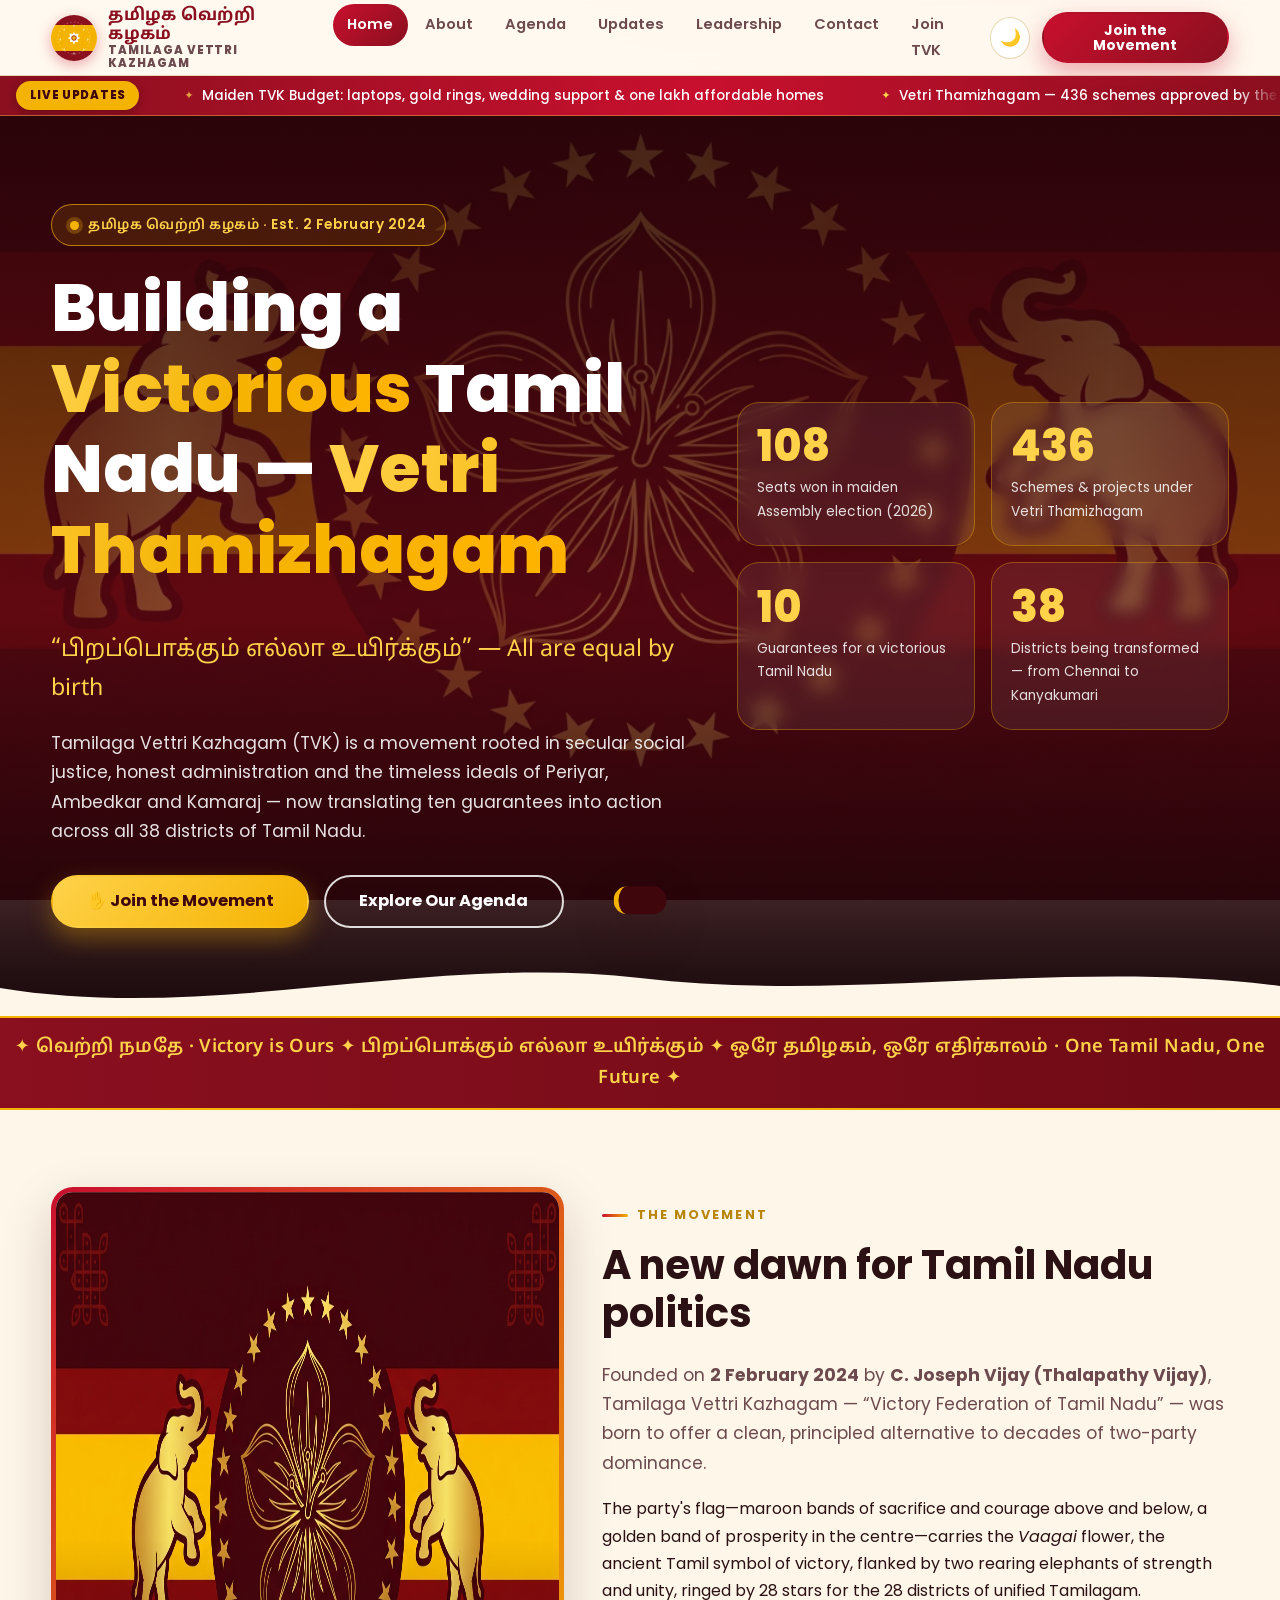
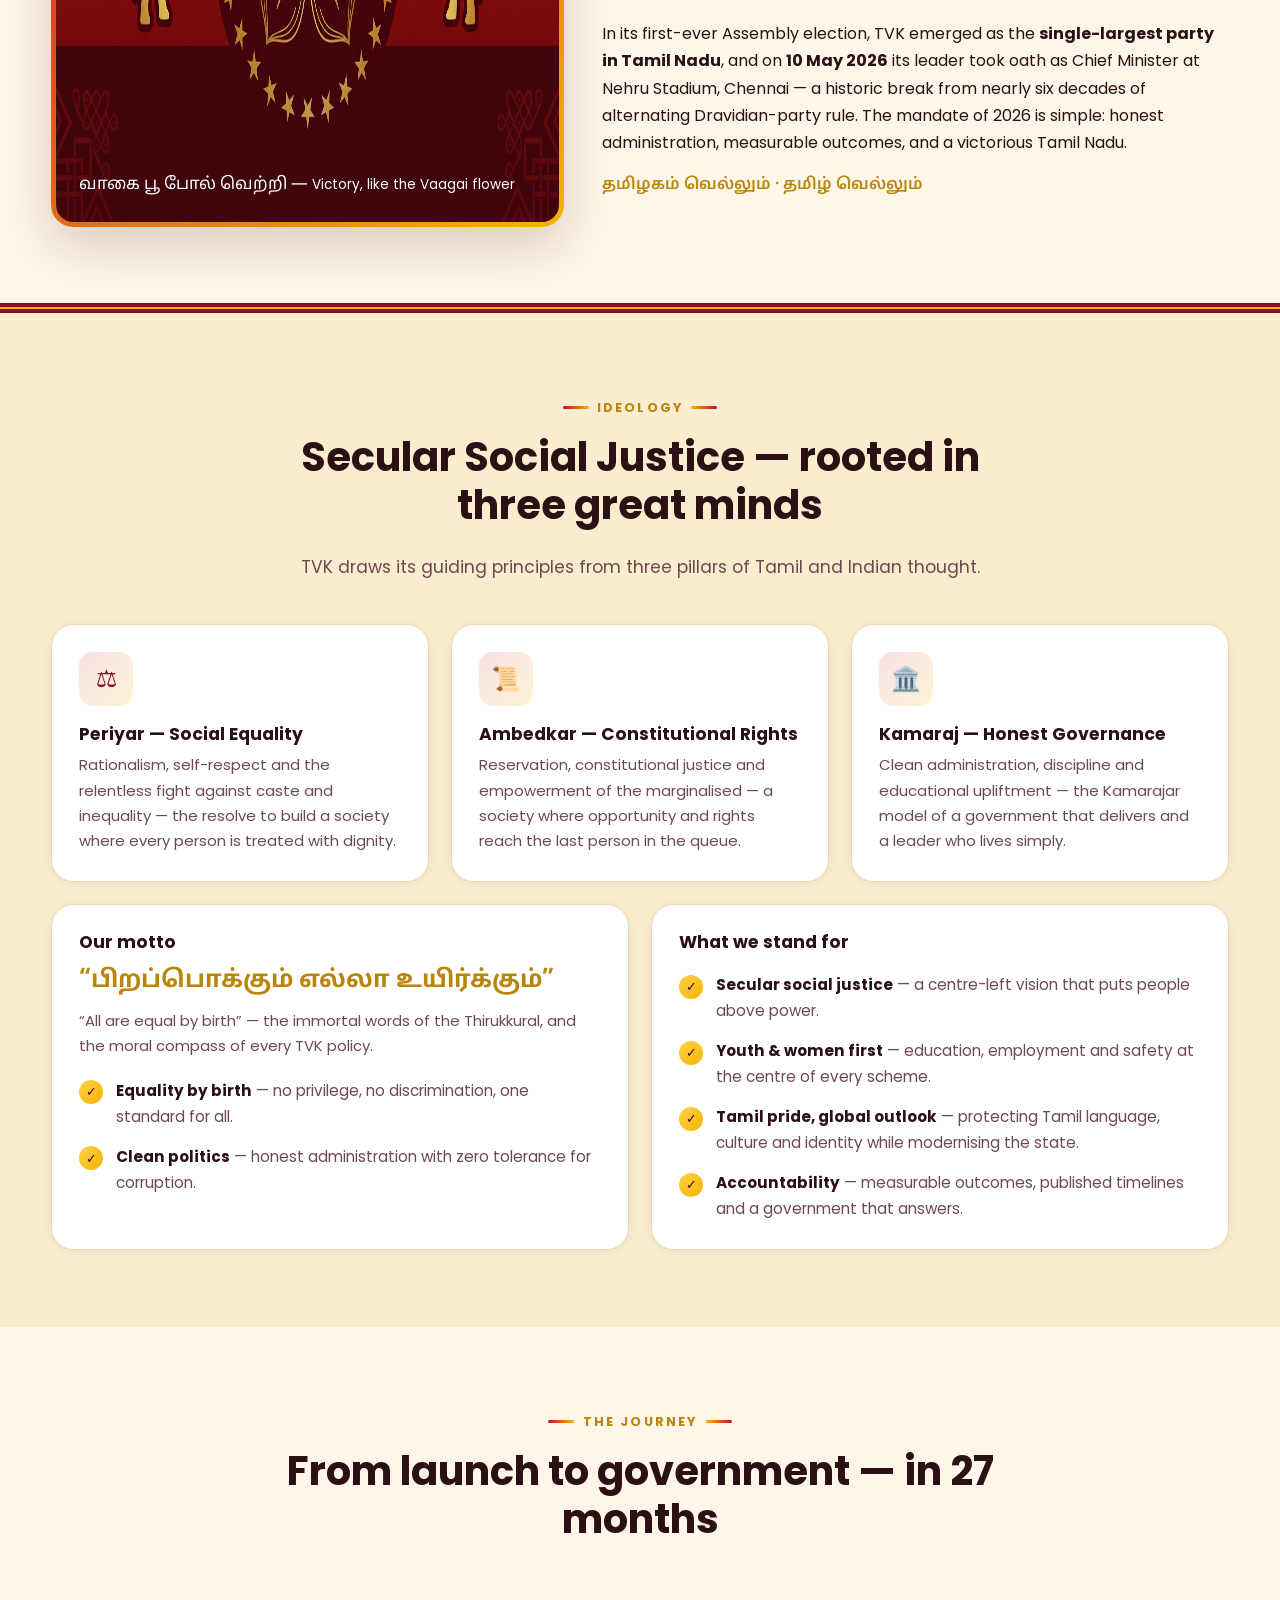
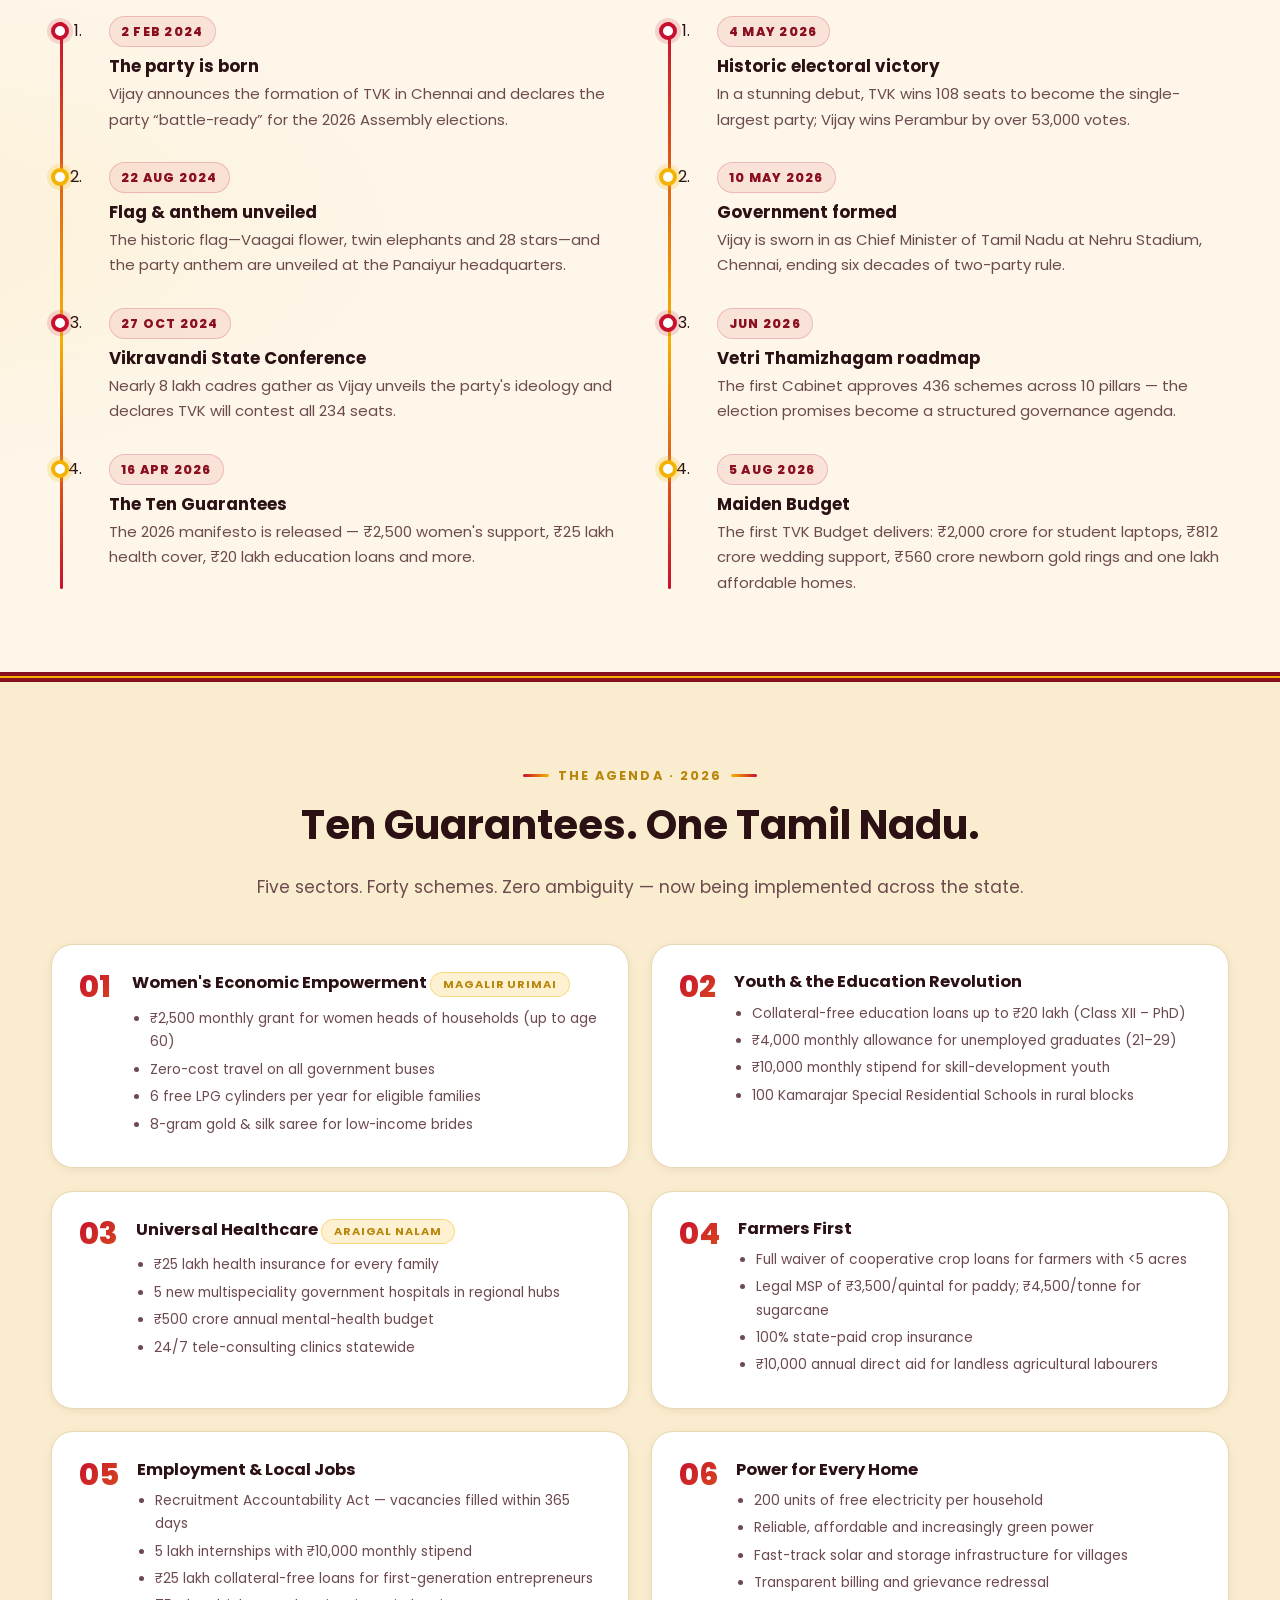
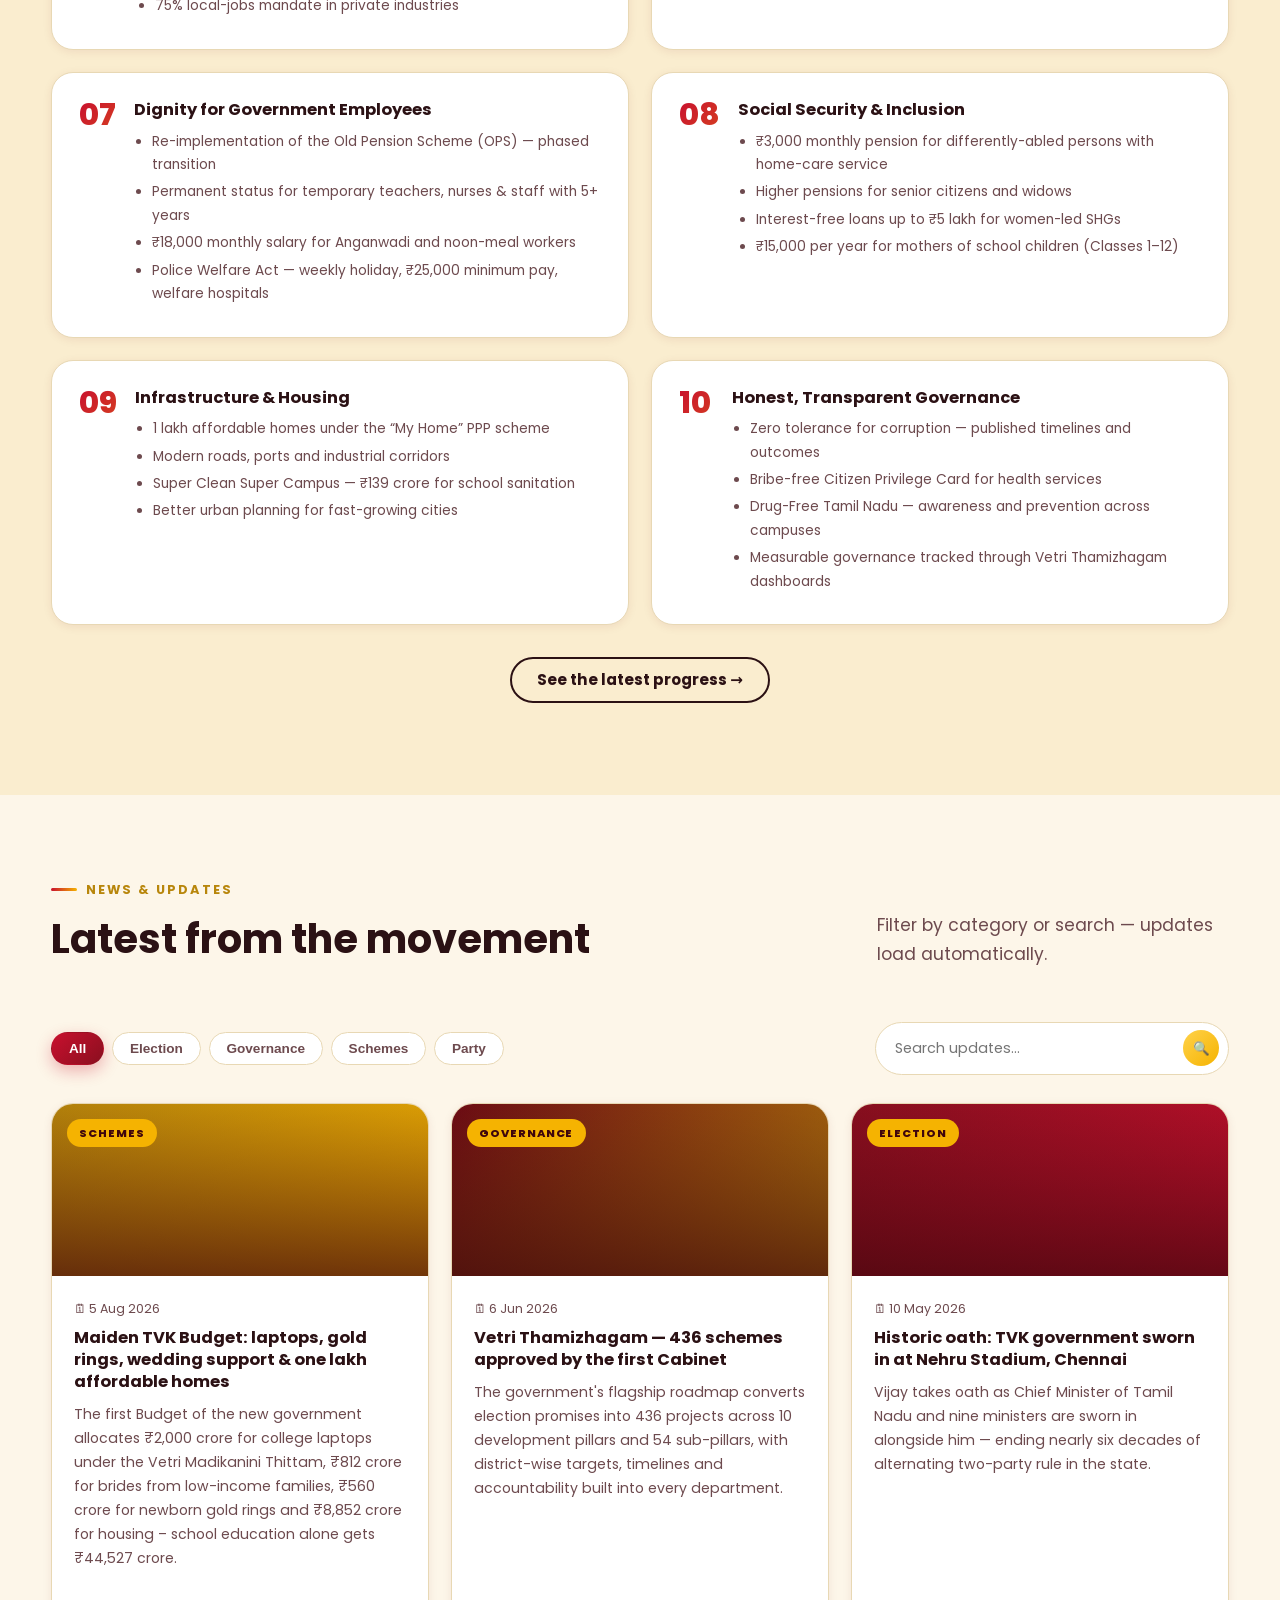
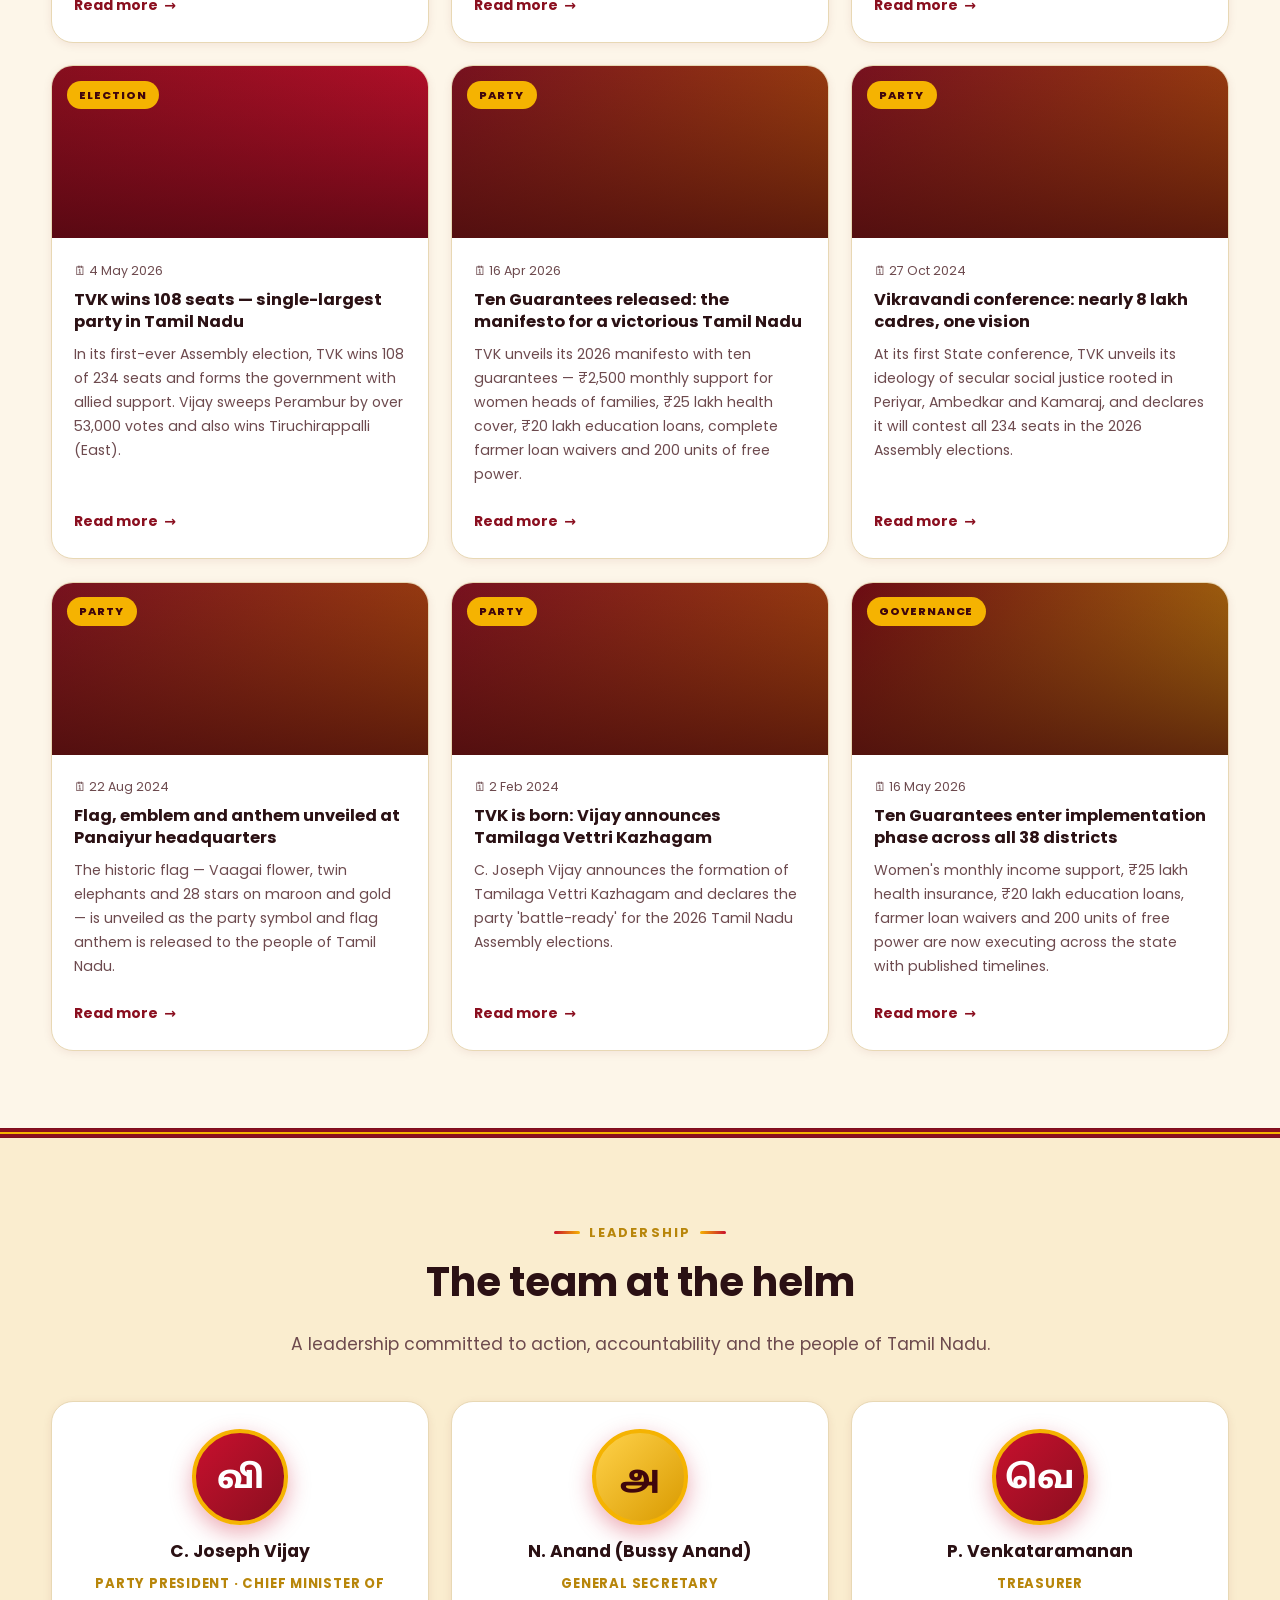
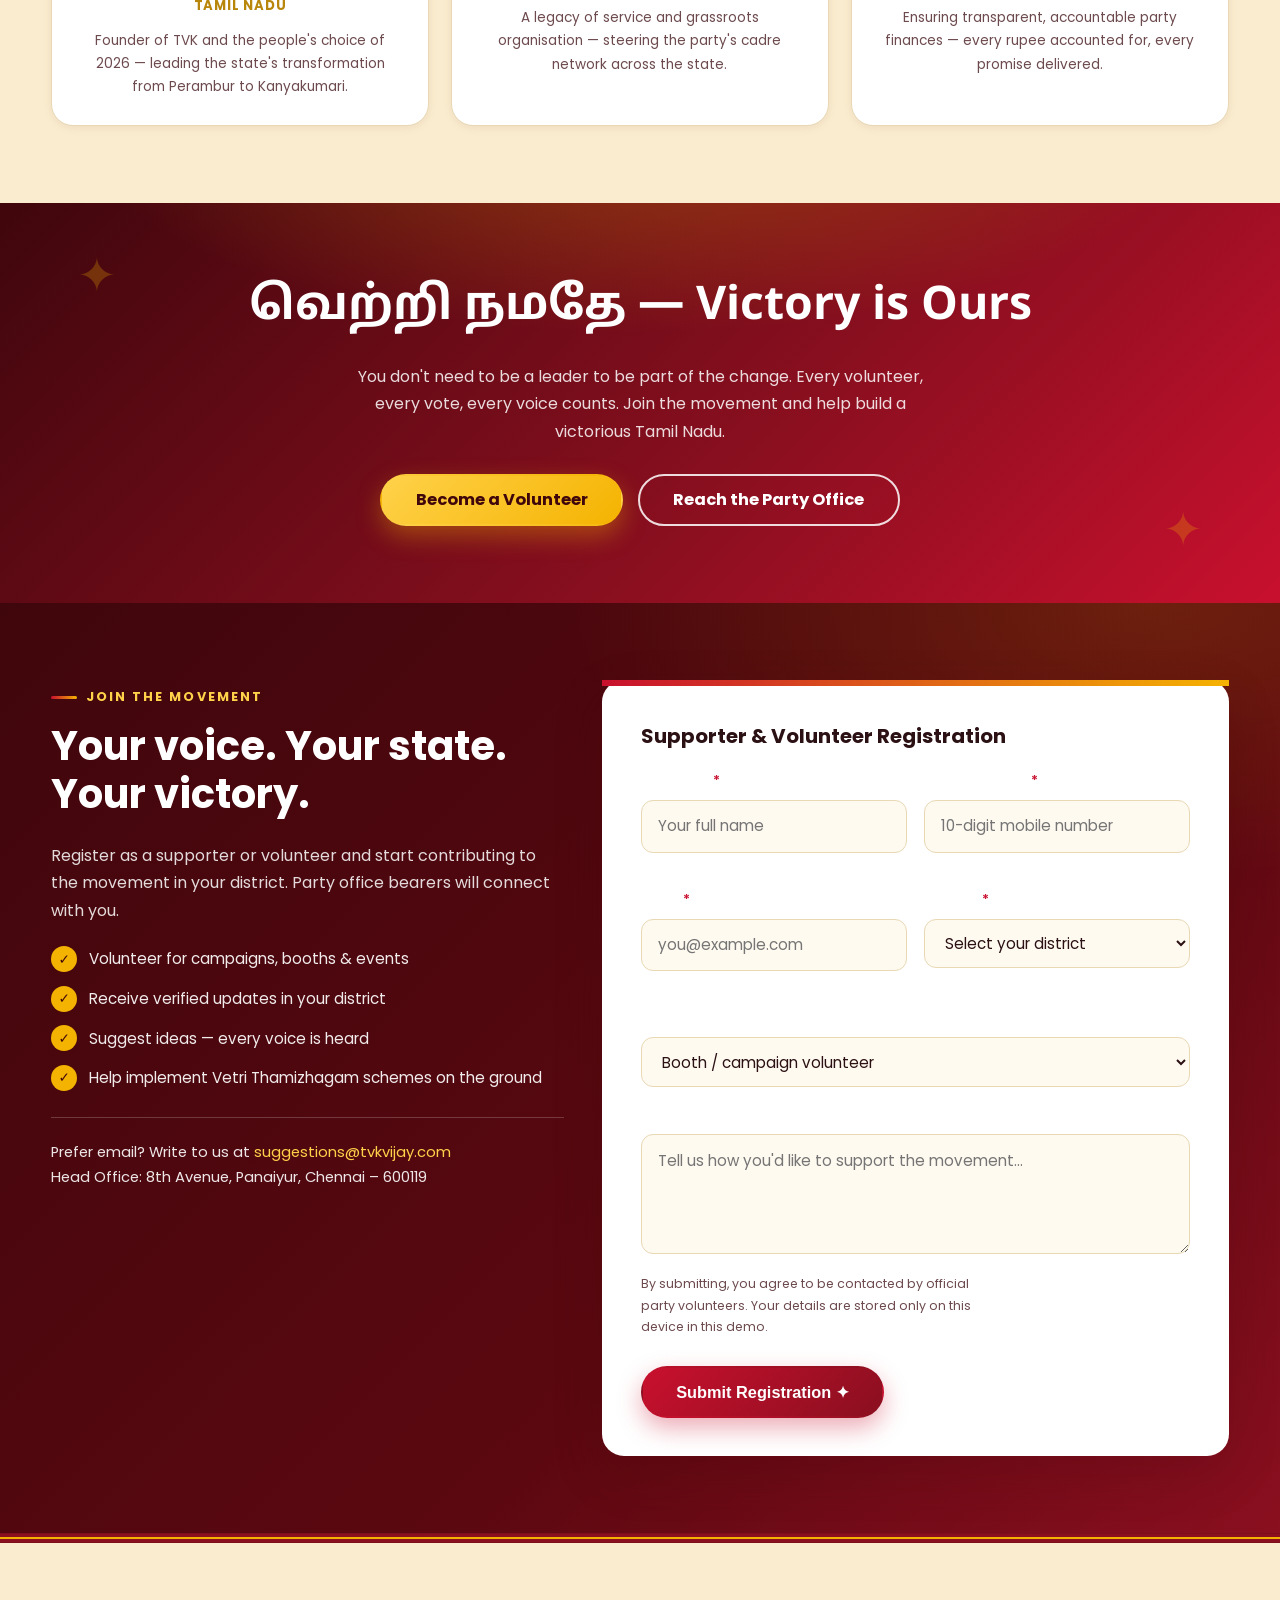
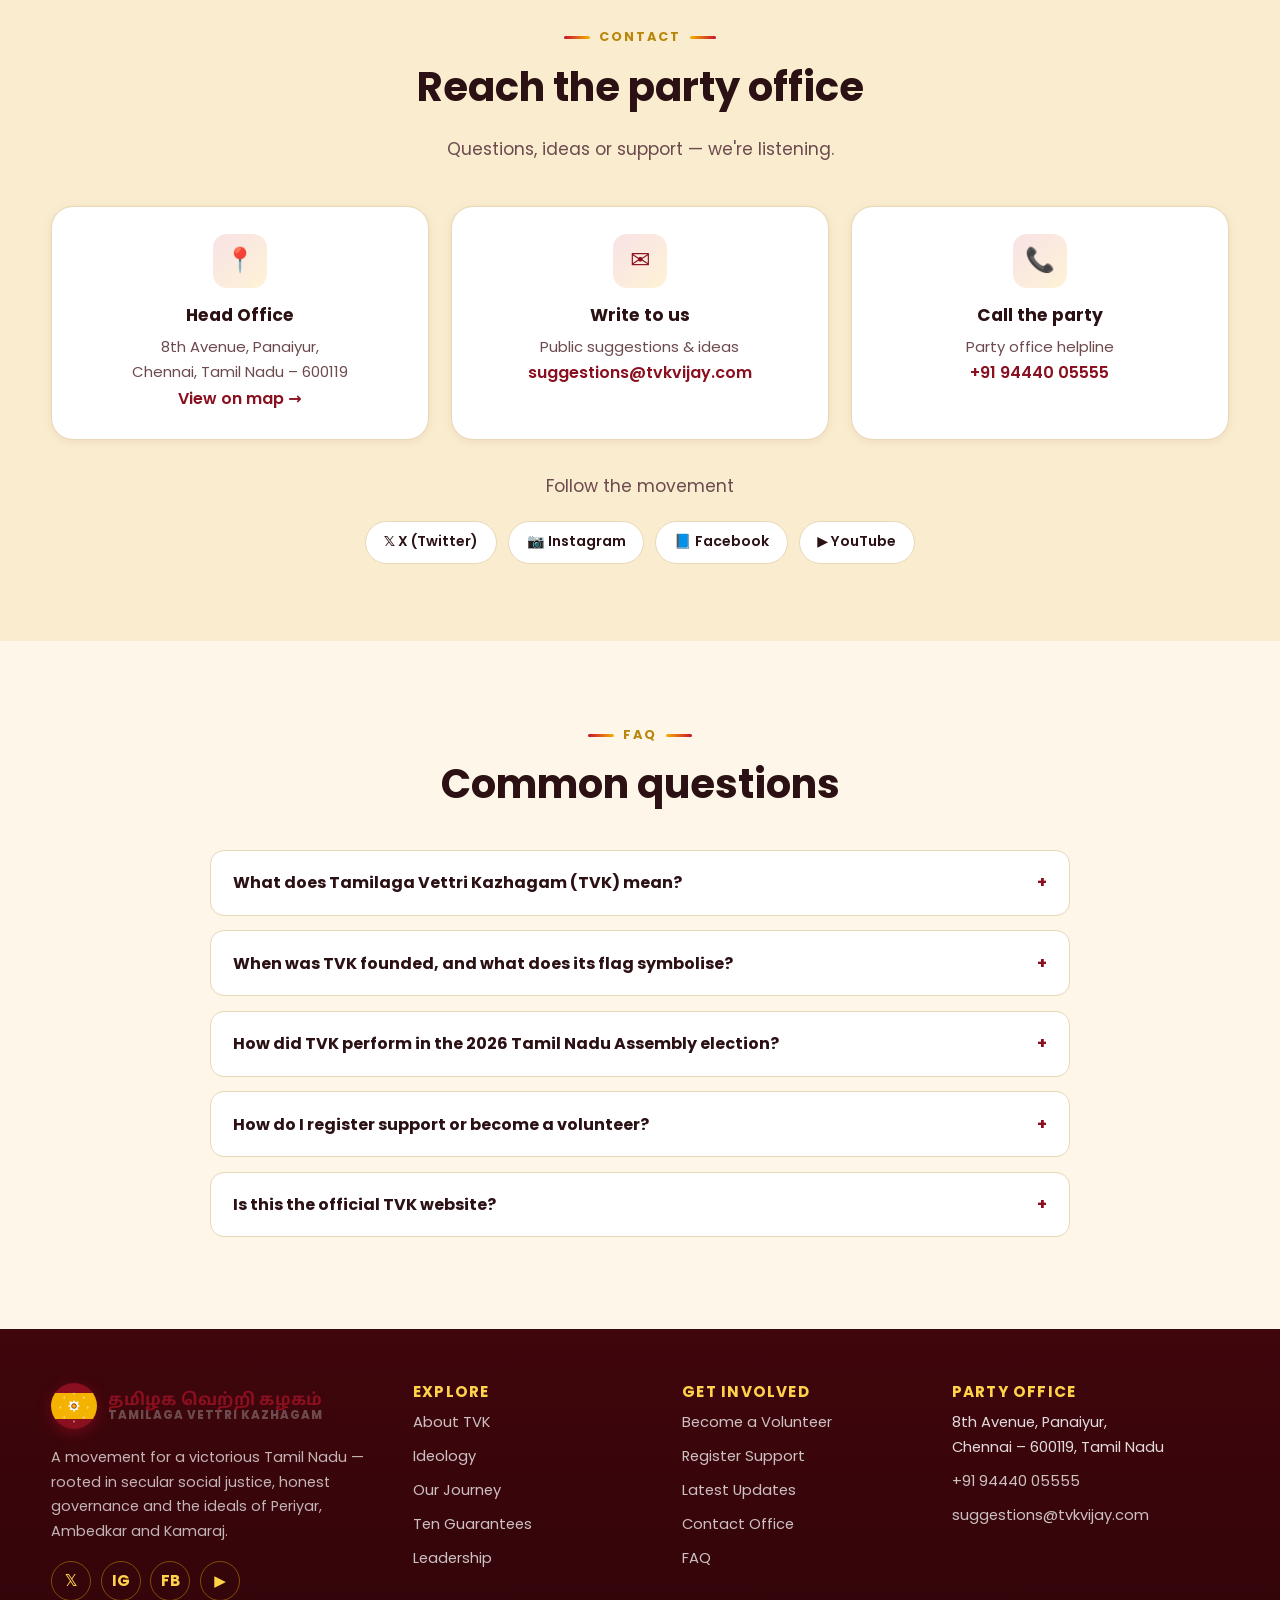
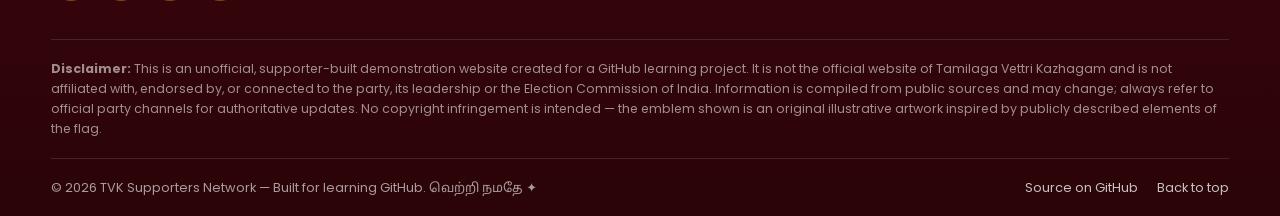
<file: index.html>
<!DOCTYPE html>
<html lang="en">
<head>
  <meta charset="UTF-8" />
  <meta name="viewport" content="width=device-width, initial-scale=1.0" />
  <title>Tamilaga Vettri Kazhagam (TVK) — Victory for Tamil Nadu | தமிழக வெற்றி கழகம்</title>
  <meta name="description" content="Tamilaga Vettri Kazhagam (தமிழக வெற்றி கழகம்) — a political movement for a victorious Tamil Nadu. Explore the party's vision, ten guarantees, leadership, latest updates and join the movement." />
  <meta name="keywords" content="TVK, Tamilaga Vettri Kazhagam, Vijay, Thalapathy, Tamil Nadu, political party, Vetri Thamizhagam, தமிழக வெற்றி கழகம்" />
  <meta name="author" content="Tamilaga Vettri Kazhagam Supporters Network" />
  <meta name="theme-color" content="#8a0f1f" />
  <link rel="canonical" href="https://vcet383-ux.github.io/karuppusamy/" />

  <!-- Open Graph -->
  <meta property="og:type" content="website" />
  <meta property="og:title" content="Tamilaga Vettri Kazhagam (TVK) — Victory for Tamil Nadu" />
  <meta property="og:description" content="Explore the vision, ten guarantees, leadership and latest updates of Tamilaga Vettri Kazhagam (தமிழக வெற்றி கழகம்). Join the movement for a victorious Tamil Nadu." />
  <meta property="og:image" content="assets/images/og-banner.png" />
  <meta property="og:url" content="https://vcet383-ux.github.io/karuppusamy/" />
  <meta property="og:site_name" content="Tamilaga Vettri Kazhagam" />

  <!-- Twitter -->
  <meta name="twitter:card" content="summary_large_image" />
  <meta name="twitter:title" content="Tamilaga Vettri Kazhagam (TVK)" />
  <meta name="twitter:description" content="A political movement for a victorious Tamil Nadu — vision, guarantees, updates &amp; join." />
  <meta name="twitter:image" content="assets/images/og-banner.png" />

  <!-- Icons -->
  <link rel="icon" href="data:image/svg+xml,%3Csvg xmlns='http://www.w3.org/2000/svg' viewBox='0 0 64 64'%3E%3Crect width='64' height='64' rx='14' fill='%238a0f1f'/%3E%3Crect y='14' width='64' height='36' fill='%23f5b301'/%3E%3Crect y='26' width='64' height='12' fill='%238a0f1f'/%3E%3Ccircle cx='32' cy='32' r='13' fill='none' stroke='%23f5b301' stroke-width='2'/%3E%3Cg fill='%23f5b301'%3E%3Cpath d='M32 21c2 4 3 7 3 11s-1 7-3 11c-2-4-3-7-3-11s1-7 3-11z'/%3E%3Cpath d='M21 32c4-2 7-3 11-3s7 1 11 3c-4 2-7 3-11 3s-7-1-11-3z'/%3E%3C/g%3E%3C/svg%3E" />
  <link rel="apple-touch-icon" href="assets/images/icon-512.png" />
  <link rel="manifest" href="manifest.webmanifest" />

  <!-- Fonts (with system fallbacks; page still works offline) -->
  <link rel="preconnect" href="https://fonts.googleapis.com" />
  <link rel="preconnect" href="https://fonts.gstatic.com" crossorigin />
  <link href="https://fonts.googleapis.com/css2?family=Poppins:wght@400;500;600;700;800&family=Noto+Sans+Tamil:wght@400;600;700;800&display=swap" rel="stylesheet" />

  <link rel="stylesheet" href="css/styles.css" />

  <!-- Structured data -->
  <script type="application/ld+json">
  {
    "@context": "https://schema.org",
    "@type": "PoliticalParty",
    "name": "Tamilaga Vettri Kazhagam",
    "alternateName": ["TVK", "தமிழக வெற்றி கழகம்"],
    "foundingDate": "2024-02-02",
    "founder": {
      "@type": "Person",
      "name": "C. Joseph Vijay",
      "alternateName": ["Vijay", "Thalapathy Vijay", "Joseph Vijay Chandrasekhar"],
      "jobTitle": "President & Chief Minister of Tamil Nadu"
    },
    "motto": "Pirappokkum Ella Uyirkkum (All are equal by birth)",
    "areaServed": ["Tamil Nadu", "Puducherry", "India"],
    "location": {
      "@type": "Place",
      "address": {
        "@type": "PostalAddress",
        "streetAddress": "8th Avenue, Panaiyur",
        "addressLocality": "Chennai",
        "addressRegion": "Tamil Nadu",
        "postalCode": "600119",
        "addressCountry": "IN"
      }
    },
    "member": [
      { "@type": "Person", "name": "C. Joseph Vijay", "jobTitle": "President" },
      { "@type": "Person", "name": "N. Anand", "jobTitle": "General Secretary" },
      { "@type": "Person", "name": "P. Venkataramanan", "jobTitle": "Treasurer" }
    ],
    "sameAs": [
      "https://x.com/TVKPartyHQ",
      "https://www.instagram.com/tvkpartyhq/",
      "https://www.facebook.com/tvkpartyhq/",
      "https://www.youtube.com/@TVKVijayHQ-Offl"
    ]
  }
  </script>
</head>
<body>
  <a class="skip-link" href="#main">Skip to main content</a>

  <!-- ======================= HEADER ======================= -->
  <header class="site-header" id="site-header">
    <div class="container header-inner">
      <a class="brand" href="#home" aria-label="TVK home">
        <span class="brand-mark" aria-hidden="true">
          <svg viewBox="0 0 64 64" role="img" aria-label="TVK emblem">
            <circle cx="32" cy="32" r="30" fill="none" stroke="#fff" stroke-opacity=".25" stroke-width="2" stroke-dasharray="3 4"/>
            <g fill="#fff" opacity=".85">
              <path d="M32 6l1 3-1 3-1-3z"/>
              <path d="M50.6 13.4l1 3-1 3-1-3z"/>
              <path d="M58 32l1 3-1 3-1-3z"/>
              <path d="M50.6 50.6l1 3-1 3-1-3z"/>
              <path d="M32 58l1 3-1 3-1-3z"/>
              <path d="M13.4 50.6l1 3-1 3-1-3z"/>
              <path d="M6 32l1 3-1 3-1-3z"/>
              <path d="M13.4 13.4l1 3-1 3-1-3z"/>
            </g>
            <g fill="#fff">
              <path d="M32 20c2.2 4.4 3.4 8 3.4 12S34.2 39.6 32 44c-2.2-4.4-3.4-8-3.4-12S29.8 24.4 32 20z"/>
              <path d="M20 32c4.4-2.2 8-3.4 12-3.4s7.6 1.2 12 3.4c-4.4 2.2-8 3.4-12 3.4s-7.6-1.2-12-3.4z"/>
              <path d="M23.5 23.5c4.9.3 8.5 1.4 11.6 4.5s4.2 6.7 4.5 11.6c-4.9-.3-8.5-1.4-11.6-4.5s-4.2-6.7-4.5-11.6z"/>
              <path d="M40.5 23.5c-.3 4.9-1.4 8.5-4.5 11.6s-6.7 4.2-11.6 4.5c.3-4.9 1.4-8.5 4.5-11.6s6.7-4.2 11.6-4.5z"/>
            </g>
            <circle cx="32" cy="32" r="4.4" fill="#f5b301" stroke="#8a0f1f" stroke-width="1.5"/>
          </svg>
        </span>
        <span class="brand-name">
          <strong>தமிழக வெற்றி கழகம்</strong>
          <span>TAMILAGA VETTRI KAZHAGAM</span>
        </span>
      </a>

      <nav class="main-nav" id="main-nav" aria-label="Primary">
        <ul id="nav-list">
          <li><a href="#home" class="active">Home</a></li>
          <li><a href="#about">About</a></li>
          <li><a href="#agenda">Agenda</a></li>
          <li><a href="#updates">Updates</a></li>
          <li><a href="#leadership">Leadership</a></li>
          <li><a href="#contact">Contact</a></li>
          <li><a href="#join">Join TVK</a></li>
        </ul>
      </nav>

      <div class="header-actions">
        <button class="icon-btn" id="theme-toggle" type="button" aria-label="Toggle colour theme" title="Toggle theme">🌙</button>
        <a class="btn btn-primary btn-join" href="#join">Join the Movement</a>
        <button class="icon-btn nav-toggle" id="nav-toggle" type="button" aria-label="Open menu" aria-expanded="false" aria-controls="main-nav">
          <svg width="20" height="20" viewBox="0 0 24 24" fill="none" stroke="currentColor" stroke-width="2.4" stroke-linecap="round"><path d="M4 7h16M4 12h16M4 17h16"/></svg>
        </button>
      </div>
    </div>
  </header>

  <!-- ======================= NEWS TICKER ======================= -->
  <div class="ticker" role="region" aria-label="Latest updates ticker">
    <span class="ticker-label">Live Updates</span>
    <div class="ticker-viewport">
      <div class="ticker-track" id="ticker-track">
        <!-- populated by JS -->
        <a href="#updates">Loading latest updates…</a>
      </div>
    </div>
  </div>

  <main id="main">
    <!-- ======================= HERO ======================= -->
    <section class="hero" id="home" aria-label="Introduction">
      <div class="container hero-inner">
        <div class="reveal">
          <span class="hero-badge"><span class="dot" aria-hidden="true"></span> தமிழக வெற்றி கழகம் · Est. 2 February 2024</span>
          <h1>Building a <span class="gold">Victorious</span> Tamil Nadu — <span class="gold">Vetri Thamizhagam</span></h1>
          <p class="motto" lang="ta">“பிறப்பொக்கும் எல்லா உயிர்க்கும்” — All are equal by birth</p>
          <p class="lead">
            Tamilaga Vettri Kazhagam (TVK) is a movement rooted in secular social justice, honest
            administration and the timeless ideals of Periyar, Ambedkar and Kamaraj —
            now translating ten guarantees into action across all 38 districts of Tamil Nadu.
          </p>
          <div class="hero-cta">
            <a class="btn btn-gold btn-lg" href="#join">✋ Join the Movement</a>
            <a class="btn btn-outline-light btn-lg" href="#agenda">Explore Our Agenda</a>
          </div>
        </div>

        <div class="hero-stats reveal d1" aria-label="Key numbers">
          <div class="stat-card">
            <span class="num counter" data-target="108" data-suffix="">108</span>
            <span class="lbl">Seats won in maiden Assembly election (2026)</span>
          </div>
          <div class="stat-card">
            <span class="num counter" data-target="436">436</span>
            <span class="lbl">Schemes &amp; projects under Vetri Thamizhagam</span>
          </div>
          <div class="stat-card">
            <span class="num counter" data-target="10">10</span>
            <span class="lbl">Guarantees for a victorious Tamil Nadu</span>
          </div>
          <div class="stat-card">
            <span class="num counter" data-target="38">38</span>
            <span class="lbl">Districts being transformed — from Chennai to Kanyakumari</span>
          </div>
        </div>
      </div>
      <div class="hero-wave" aria-hidden="true">
        <svg viewBox="0 0 1440 70" preserveAspectRatio="none"><path fill="currentColor" d="M0,40 C240,75 480,5 720,30 C960,55 1200,10 1440,38 L1440,70 L0,70 Z"/></svg>
      </div>
    </section>

    <!-- ======================= FLASH STRIP ======================= -->
    <div class="flash-strip" aria-hidden="true">
      ✦ வெற்றி நமதே · Victory is Ours ✦ பிறப்பொக்கும் எல்லா உயிர்க்கும் ✦ ஒரே தமிழகம், ஒரே எதிர்காலம் · One Tamil Nadu, One Future ✦
    </div>

    <!-- ======================= ABOUT ======================= -->
    <section id="about" aria-labelledby="about-title">
      <div class="container">
        <div class="join-wrap" style="align-items:center">
          <div class="reveal">
            <div class="portrait-frame">
              <img src="assets/images/og-banner.png" alt="TVK emblem — twin elephants flanking the Vaagai flower ringed by stars on the red and yellow party flag" width="1200" height="630" loading="lazy" />
              <div class="quote" lang="ta">வாகை பூ போல் வெற்றி — <span style="font-family:var(--font-body);font-size:.85rem">Victory, like the Vaagai flower</span></div>
            </div>
          </div>

          <div class="reveal d1">
            <div class="section-head" style="margin-bottom:1.2rem">
              <span class="eyebrow">The Movement</span>
              <h2 id="about-title">A new dawn for Tamil Nadu politics</h2>
            </div>
            <p class="lead">
              Founded on <strong>2 February 2024</strong> by <strong>C. Joseph Vijay (Thalapathy Vijay)</strong>,
              Tamilaga Vettri Kazhagam — “Victory Federation of Tamil Nadu” — was born to offer a clean,
              principled alternative to decades of two-party dominance.
            </p>
            <p>
              The party's flag—maroon bands of sacrifice and courage above and below, a golden band of
              prosperity in the centre—carries the <em>Vaagai</em> flower, the ancient Tamil symbol of victory,
              flanked by two rearing elephants of strength and unity, ringed by 28 stars for the 28
              districts of unified Tamilagam.
            </p>
            <p>
              In its first-ever Assembly election, TVK emerged as the <strong>single-largest party in
              Tamil Nadu</strong>, and on <strong>10 May 2026</strong> its leader took oath as Chief
              Minister at Nehru Stadium, Chennai — a historic break from nearly six decades of
              alternating Dravidian-party rule. The mandate of 2026 is simple: honest administration,
              measurable outcomes, and a victorious Tamil Nadu.
            </p>
            <p class="tamil" style="color:var(--accent);font-weight:600">தமிழகம் வெல்லும் · தமிழ் வெல்லும்</p>
          </div>
        </div>
      </div>
    </section>

    <div class="tricolor" aria-hidden="true"></div>

    <!-- ======================= IDEOLOGY ======================= -->
    <section class="band-alt" id="ideology" aria-labelledby="ideology-title">
      <div class="container">
        <div class="section-head center reveal">
          <span class="eyebrow">Ideology</span>
          <h2 id="ideology-title">Secular Social Justice — rooted in three great minds</h2>
          <p class="lead">TVK draws its guiding principles from three pillars of Tamil and Indian thought.</p>
        </div>
        <div class="grid grid-3">
          <article class="card reveal">
            <div class="card-icon" aria-hidden="true">⚖️</div>
            <h3>Periyar — Social Equality</h3>
            <p>Rationalism, self-respect and the relentless fight against caste and inequality — the resolve to build a society where every person is treated with dignity.</p>
          </article>
          <article class="card reveal d1">
            <div class="card-icon" aria-hidden="true">📜</div>
            <h3>Ambedkar — Constitutional Rights</h3>
            <p>Reservation, constitutional justice and empowerment of the marginalised — a society where opportunity and rights reach the last person in the queue.</p>
          </article>
          <article class="card reveal d2">
            <div class="card-icon" aria-hidden="true">🏛️</div>
            <h3>Kamaraj — Honest Governance</h3>
            <p>Clean administration, discipline and educational upliftment — the Kamarajar model of a government that delivers and a leader who lives simply.</p>
          </article>
        </div>
        <div class="grid grid-2" style="margin-top:1.4rem">
          <article class="card reveal">
            <h3>Our motto</h3>
            <p class="tamil" style="font-size:1.5rem;color:var(--accent);font-weight:700;margin-bottom:.4rem">“பிறப்பொக்கும் எல்லா உயிர்க்கும்”</p>
            <p>“All are equal by birth” — the immortal words of the Thirukkural, and the moral compass of every TVK policy.</p>
            <ul class="value-list">
              <li><span class="tick">✓</span><span><strong>Equality by birth</strong> — no privilege, no discrimination, one standard for all.</span></li>
              <li><span class="tick">✓</span><span><strong>Clean politics</strong> — honest administration with zero tolerance for corruption.</span></li>
            </ul>
          </article>
          <article class="card reveal d1">
            <h3>What we stand for</h3>
            <ul class="value-list">
              <li><span class="tick">✓</span><span><strong>Secular social justice</strong> — a centre-left vision that puts people above power.</span></li>
              <li><span class="tick">✓</span><span><strong>Youth &amp; women first</strong> — education, employment and safety at the centre of every scheme.</span></li>
              <li><span class="tick">✓</span><span><strong>Tamil pride, global outlook</strong> — protecting Tamil language, culture and identity while modernising the state.</span></li>
              <li><span class="tick">✓</span><span><strong>Accountability</strong> — measurable outcomes, published timelines and a government that answers.</span></li>
            </ul>
          </article>
        </div>
      </div>
    </section>

    <!-- ======================= TIMELINE ======================= -->
    <section id="journey" aria-labelledby="journey-title">
      <div class="container">
        <div class="section-head center reveal">
          <span class="eyebrow">The Journey</span>
          <h2 id="journey-title">From launch to government — in 27 months</h2>
        </div>
        <div class="grid grid-2" style="gap:2.4rem">
          <ol class="timeline reveal">
            <li class="tl-item">
              <span class="tl-date">2 Feb 2024</span>
              <h3>The party is born</h3>
              <p>Vijay announces the formation of TVK in Chennai and declares the party “battle-ready” for the 2026 Assembly elections.</p>
            </li>
            <li class="tl-item">
              <span class="tl-date">22 Aug 2024</span>
              <h3>Flag &amp; anthem unveiled</h3>
              <p>The historic flag—Vaagai flower, twin elephants and 28 stars—and the party anthem are unveiled at the Panaiyur headquarters.</p>
            </li>
            <li class="tl-item">
              <span class="tl-date">27 Oct 2024</span>
              <h3>Vikravandi State Conference</h3>
              <p>Nearly 8 lakh cadres gather as Vijay unveils the party's ideology and declares TVK will contest all 234 seats.</p>
            </li>
            <li class="tl-item">
              <span class="tl-date">16 Apr 2026</span>
              <h3>The Ten Guarantees</h3>
              <p>The 2026 manifesto is released — ₹2,500 women's support, ₹25 lakh health cover, ₹20 lakh education loans and more.</p>
            </li>
          </ol>
          <ol class="timeline reveal d1">
            <li class="tl-item">
              <span class="tl-date">4 May 2026</span>
              <h3>Historic electoral victory</h3>
              <p>In a stunning debut, TVK wins 108 seats to become the single-largest party; Vijay wins Perambur by over 53,000 votes.</p>
            </li>
            <li class="tl-item">
              <span class="tl-date">10 May 2026</span>
              <h3>Government formed</h3>
              <p>Vijay is sworn in as Chief Minister of Tamil Nadu at Nehru Stadium, Chennai, ending six decades of two-party rule.</p>
            </li>
            <li class="tl-item">
              <span class="tl-date">Jun 2026</span>
              <h3>Vetri Thamizhagam roadmap</h3>
              <p>The first Cabinet approves 436 schemes across 10 pillars — the election promises become a structured governance agenda.</p>
            </li>
            <li class="tl-item">
              <span class="tl-date">5 Aug 2026</span>
              <h3>Maiden Budget</h3>
              <p>The first TVK Budget delivers: ₹2,000 crore for student laptops, ₹812 crore wedding support, ₹560 crore newborn gold rings and one lakh affordable homes.</p>
            </li>
          </ol>
        </div>
      </div>
    </section>

    <div class="tricolor" aria-hidden="true"></div>

    <!-- ======================= AGENDA / TEN GUARANTEES ======================= -->
    <section class="band-alt" id="agenda" aria-labelledby="agenda-title">
      <div class="container">
        <div class="section-head center reveal">
          <span class="eyebrow">The Agenda · 2026</span>
          <h2 id="agenda-title">Ten Guarantees. One Tamil Nadu.</h2>
          <p class="lead">Five sectors. Forty schemes. Zero ambiguity — now being implemented across the state.</p>
        </div>

        <div class="grid grid-2">
          <article class="card guarantee reveal">
            <span class="no" aria-hidden="true">01</span>
            <div>
              <h3>Women's Economic Empowerment <span class="tag">Magalir Urimai</span></h3>
              <ul>
                <li>₹2,500 monthly grant for women heads of households (up to age 60)</li>
                <li>Zero-cost travel on all government buses</li>
                <li>6 free LPG cylinders per year for eligible families</li>
                <li>8-gram gold &amp; silk saree for low-income brides</li>
              </ul>
            </div>
          </article>

          <article class="card guarantee reveal d1">
            <span class="no" aria-hidden="true">02</span>
            <div>
              <h3>Youth &amp; the Education Revolution</h3>
              <ul>
                <li>Collateral-free education loans up to ₹20 lakh (Class XII – PhD)</li>
                <li>₹4,000 monthly allowance for unemployed graduates (21–29)</li>
                <li>₹10,000 monthly stipend for skill-development youth</li>
                <li>100 Kamarajar Special Residential Schools in rural blocks</li>
              </ul>
            </div>
          </article>

          <article class="card guarantee reveal">
            <span class="no" aria-hidden="true">03</span>
            <div>
              <h3>Universal Healthcare <span class="tag">Araigal Nalam</span></h3>
              <ul>
                <li>₹25 lakh health insurance for every family</li>
                <li>5 new multispeciality government hospitals in regional hubs</li>
                <li>₹500 crore annual mental-health budget</li>
                <li>24/7 tele-consulting clinics statewide</li>
              </ul>
            </div>
          </article>

          <article class="card guarantee reveal d1">
            <span class="no" aria-hidden="true">04</span>
            <div>
              <h3>Farmers First</h3>
              <ul>
                <li>Full waiver of cooperative crop loans for farmers with &lt;5 acres</li>
                <li>Legal MSP of ₹3,500/quintal for paddy; ₹4,500/tonne for sugarcane</li>
                <li>100% state-paid crop insurance</li>
                <li>₹10,000 annual direct aid for landless agricultural labourers</li>
              </ul>
            </div>
          </article>

          <article class="card guarantee reveal">
            <span class="no" aria-hidden="true">05</span>
            <div>
              <h3>Employment &amp; Local Jobs</h3>
              <ul>
                <li>Recruitment Accountability Act — vacancies filled within 365 days</li>
                <li>5 lakh internships with ₹10,000 monthly stipend</li>
                <li>₹25 lakh collateral-free loans for first-generation entrepreneurs</li>
                <li>75% local-jobs mandate in private industries</li>
              </ul>
            </div>
          </article>

          <article class="card guarantee reveal d1">
            <span class="no" aria-hidden="true">06</span>
            <div>
              <h3>Power for Every Home</h3>
              <ul>
                <li>200 units of free electricity per household</li>
                <li>Reliable, affordable and increasingly green power</li>
                <li>Fast-track solar and storage infrastructure for villages</li>
                <li>Transparent billing and grievance redressal</li>
              </ul>
            </div>
          </article>

          <article class="card guarantee reveal">
            <span class="no" aria-hidden="true">07</span>
            <div>
              <h3>Dignity for Government Employees</h3>
              <ul>
                <li>Re-implementation of the Old Pension Scheme (OPS) — phased transition</li>
                <li>Permanent status for temporary teachers, nurses &amp; staff with 5+ years</li>
                <li>₹18,000 monthly salary for Anganwadi and noon-meal workers</li>
                <li>Police Welfare Act — weekly holiday, ₹25,000 minimum pay, welfare hospitals</li>
              </ul>
            </div>
          </article>

          <article class="card guarantee reveal d1">
            <span class="no" aria-hidden="true">08</span>
            <div>
              <h3>Social Security &amp; Inclusion</h3>
              <ul>
                <li>₹3,000 monthly pension for differently-abled persons with home-care service</li>
                <li>Higher pensions for senior citizens and widows</li>
                <li>Interest-free loans up to ₹5 lakh for women-led SHGs</li>
                <li>₹15,000 per year for mothers of school children (Classes 1–12)</li>
              </ul>
            </div>
          </article>

          <article class="card guarantee reveal">
            <span class="no" aria-hidden="true">09</span>
            <div>
              <h3>Infrastructure &amp; Housing</h3>
              <ul>
                <li>1 lakh affordable homes under the “My Home” PPP scheme</li>
                <li>Modern roads, ports and industrial corridors</li>
                <li>Super Clean Super Campus — ₹139 crore for school sanitation</li>
                <li>Better urban planning for fast-growing cities</li>
              </ul>
            </div>
          </article>

          <article class="card guarantee reveal d1">
            <span class="no" aria-hidden="true">10</span>
            <div>
              <h3>Honest, Transparent Governance</h3>
              <ul>
                <li>Zero tolerance for corruption — published timelines and outcomes</li>
                <li>Bribe-free Citizen Privilege Card for health services</li>
                <li>Drug-Free Tamil Nadu — awareness and prevention across campuses</li>
                <li>Measurable governance tracked through Vetri Thamizhagam dashboards</li>
              </ul>
            </div>
          </article>
        </div>

        <p class="reveal" style="text-align:center;margin-top:2rem">
          <a class="btn btn-outline" href="#updates">See the latest progress →</a>
        </p>
      </div>
    </section>

    <!-- ======================= NEWS & UPDATES ======================= -->
    <section id="updates" aria-labelledby="updates-title">
      <div class="container">
        <div class="lede-row reveal">
          <div class="section-head" style="margin-bottom:0">
            <span class="eyebrow">News &amp; Updates</span>
            <h2 id="updates-title">Latest from the movement</h2>
          </div>
          <p class="lead" style="max-width:32ch">Filter by category or search — updates load automatically.</p>
        </div>

        <div class="news-toolbar reveal">
          <div class="news-filters" role="group" aria-label="Filter news by category">
            <button class="chip active" data-filter="all" type="button">All</button>
            <button class="chip" data-filter="election" type="button">Election</button>
            <button class="chip" data-filter="governance" type="button">Governance</button>
            <button class="chip" data-filter="scheme" type="button">Schemes</button>
            <button class="chip" data-filter="party" type="button">Party</button>
          </div>
          <div class="news-search">
            <input type="search" id="news-search" placeholder="Search updates…" aria-label="Search news updates" />
            <button type="button" id="news-search-btn" aria-label="Search">🔍</button>
          </div>
        </div>

        <div class="news-grid" id="news-grid" aria-live="polite">
          <div class="news-empty">Loading updates…</div>
        </div>
      </div>
    </section>

    <div class="tricolor" aria-hidden="true"></div>

    <!-- ======================= LEADERSHIP ======================= -->
    <section class="band-alt" id="leadership" aria-labelledby="leadership-title">
      <div class="container">
        <div class="section-head center reveal">
          <span class="eyebrow">Leadership</span>
          <h2 id="leadership-title">The team at the helm</h2>
          <p class="lead">A leadership committed to action, accountability and the people of Tamil Nadu.</p>
        </div>
        <div class="grid grid-3">
          <article class="card leader-card reveal">
            <div class="leader-avatar" aria-hidden="true">வி</div>
            <h3>C. Joseph Vijay</h3>
            <p class="role">Party President · Chief Minister of Tamil Nadu</p>
            <p>Founder of TVK and the people's choice of 2026 — leading the state's transformation from Perambur to Kanyakumari.</p>
          </article>
          <article class="card leader-card reveal d1">
            <div class="leader-avatar" aria-hidden="true">அ</div>
            <h3>N. Anand (Bussy Anand)</h3>
            <p class="role">General Secretary</p>
            <p>A legacy of service and grassroots organisation — steering the party's cadre network across the state.</p>
          </article>
          <article class="card leader-card reveal d2">
            <div class="leader-avatar" aria-hidden="true">வெ</div>
            <h3>P. Venkataramanan</h3>
            <p class="role">Treasurer</p>
            <p>Ensuring transparent, accountable party finances — every rupee accounted for, every promise delivered.</p>
          </article>
        </div>
      </div>
    </section>

    <!-- ======================= CTA BAND ======================= -->
    <section class="cta-band" aria-labelledby="cta-title">
      <div class="container reveal">
        <h2 id="cta-title" lang="ta">வெற்றி நமதே — Victory is Ours</h2>
        <p>
          You don't need to be a leader to be part of the change. Every volunteer, every vote,
          every voice counts. Join the movement and help build a victorious Tamil Nadu.
        </p>
        <div class="hero-cta">
          <a class="btn btn-gold btn-lg" href="#join">Become a Volunteer</a>
          <a class="btn btn-outline-light btn-lg" href="#contact">Reach the Party Office</a>
        </div>
      </div>
    </section>

    <!-- ======================= JOIN FORM ======================= -->
    <section id="join" aria-labelledby="join-title">
      <div class="container">
        <div class="join-wrap">
          <div class="join-info reveal">
            <span class="eyebrow" style="color:var(--tvk-gold-light)">Join the Movement</span>
            <h2 id="join-title" style="color:#fff">Your voice. Your state. Your victory.</h2>
            <p>
              Register as a supporter or volunteer and start contributing to the movement in your
              district. Party office bearers will connect with you.
            </p>
            <ul class="join-points">
              <li><span class="tick">✓</span> Volunteer for campaigns, booths &amp; events</li>
              <li><span class="tick">✓</span> Receive verified updates in your district</li>
              <li><span class="tick">✓</span> Suggest ideas — every voice is heard</li>
              <li><span class="tick">✓</span> Help implement Vetri Thamizhagam schemes on the ground</li>
            </ul>
            <p class="contact-line">
              Prefer email? Write to us at <a href="mailto:suggestions@tvkvijay.com">suggestions@tvkvijay.com</a><br />
              Head Office: 8th Avenue, Panaiyur, Chennai – 600119
            </p>
          </div>

          <div class="form-card reveal d1">
            <form id="join-form" novalidate>
              <h3>Supporter &amp; Volunteer Registration</h3>
              <div class="form-grid">
                <div class="field">
                  <label for="f-name">Full name <span class="req">*</span></label>
                  <input type="text" id="f-name" name="name" placeholder="Your full name" autocomplete="name" required />
                  <span class="error-msg" data-error-for="f-name" aria-live="polite"></span>
                </div>
                <div class="field">
                  <label for="f-phone">Mobile number <span class="req">*</span></label>
                  <input type="tel" id="f-phone" name="phone" placeholder="10-digit mobile number" autocomplete="tel" inputmode="numeric" pattern="[0-9+ -]{10,15}" required />
                  <span class="error-msg" data-error-for="f-phone" aria-live="polite"></span>
                </div>
                <div class="field">
                  <label for="f-email">Email <span class="req">*</span></label>
                  <input type="email" id="f-email" name="email" placeholder="you@example.com" autocomplete="email" required />
                  <span class="error-msg" data-error-for="f-email" aria-live="polite"></span>
                </div>
                <div class="field">
                  <label for="f-district">District <span class="req">*</span></label>
                  <select id="f-district" name="district" required>
                    <option value="">Select your district</option>
                    <option>Ariyalur</option>
                    <option>Chengalpattu</option>
                    <option>Chennai</option>
                    <option>Coimbatore</option>
                    <option>Cuddalore</option>
                    <option>Dharmapuri</option>
                    <option>Dindigul</option>
                    <option>Erode</option>
                    <option>Kallakurichi</option>
                    <option>Kanchipuram</option>
                    <option>Kanniyakumari</option>
                    <option>Karur</option>
                    <option>Krishnagiri</option>
                    <option>Madurai</option>
                    <option>Mayiladuthurai</option>
                    <option>Nagapattinam</option>
                    <option>Namakkal</option>
                    <option>Nilgiris</option>
                    <option>Perambalur</option>
                    <option>Pudukkottai</option>
                    <option>Ramanathapuram</option>
                    <option>Ranipet</option>
                    <option>Salem</option>
                    <option>Sivaganga</option>
                    <option>Tenkasi</option>
                    <option>Thanjavur</option>
                    <option>Theni</option>
                    <option>Thiruvallur</option>
                    <option>Thiruvarur</option>
                    <option>Thoothukudi</option>
                    <option>Tiruchirappalli</option>
                    <option>Tirunelveli</option>
                    <option>Tirupathur</option>
                    <option>Tiruppur</option>
                    <option>Tiruvannamalai</option>
                    <option>Vellore</option>
                    <option>Villupuram</option>
                    <option>Virudhunagar</option>
                  </select>
                  <span class="error-msg" data-error-for="f-district" aria-live="polite"></span>
                </div>
                <div class="field full">
                  <label for="f-interest">How would you like to contribute?</label>
                  <select id="f-interest" name="interest">
                    <option value="volunteer">Booth / campaign volunteer</option>
                    <option value="member">Become a party member</option>
                    <option value="event">Event &amp; rally support</option>
                    <option value="digital">Digital &amp; social media support</option>
                    <option value="idea">Share a suggestion / idea</option>
                    <option value="other">Other</option>
                  </select>
                </div>
                <div class="field full">
                  <label for="f-msg">Message (optional)</label>
                  <textarea id="f-msg" name="message" placeholder="Tell us how you'd like to support the movement…"></textarea>
                </div>
              </div>
              <div class="form-footer">
                <p class="form-note">
                  By submitting, you agree to be contacted by official party volunteers.
                  Your details are stored only on this device in this demo.
                </p>
                <button class="btn btn-primary btn-lg" type="submit">Submit Registration ✦</button>
              </div>
            </form>

            <div class="form-success" id="form-success" role="status">
              <div class="big-tick" aria-hidden="true">✓</div>
              <h3>Nandri! Registration received.</h3>
              <p>Your support has been recorded. A party volunteer from your district will contact you soon.</p>
              <p class="tamil" style="color:var(--accent);font-weight:700">வெற்றி நமதே!</p>
              <button class="btn btn-outline" type="button" id="form-reset" style="margin-top:.6rem">Register another person</button>
            </div>
          </div>
        </div>
      </div>
    </section>

    <div class="tricolor" aria-hidden="true"></div>

    <!-- ======================= CONTACT ======================= -->
    <section class="band-alt" id="contact" aria-labelledby="contact-title">
      <div class="container">
        <div class="section-head center reveal">
          <span class="eyebrow">Contact</span>
          <h2 id="contact-title">Reach the party office</h2>
          <p class="lead">Questions, ideas or support — we're listening.</p>
        </div>

        <div class="contact-grid">
          <article class="card contact-card reveal">
            <div class="card-icon" aria-hidden="true">📍</div>
            <h3>Head Office</h3>
            <p>
              8th Avenue, Panaiyur,<br />
              Chennai, Tamil Nadu – 600119
            </p>
            <a href="https://maps.google.com/?q=Panaiyur,+Chennai" target="_blank" rel="noopener">View on map →</a>
          </article>
          <article class="card contact-card reveal d1">
            <div class="card-icon" aria-hidden="true">✉️</div>
            <h3>Write to us</h3>
            <p>Public suggestions &amp; ideas</p>
            <a href="mailto:suggestions@tvkvijay.com">suggestions@tvkvijay.com</a>
          </article>
          <article class="card contact-card reveal d2">
            <div class="card-icon" aria-hidden="true">📞</div>
            <h3>Call the party</h3>
            <p>Party office helpline</p>
            <a href="tel:+919444005555">+91 94440 05555</a>
          </article>
        </div>

        <div class="reveal" style="text-align:center;margin-top:2rem">
          <p class="lead" style="margin-bottom:.6rem">Follow the movement</p>
          <div class="social-row">
            <a class="social-btn" href="https://x.com/TVKPartyHQ" target="_blank" rel="noopener">𝕏 X (Twitter)</a>
            <a class="social-btn" href="https://www.instagram.com/tvkpartyhq/" target="_blank" rel="noopener">📷 Instagram</a>
            <a class="social-btn" href="https://www.facebook.com/tvkpartyhq/" target="_blank" rel="noopener">📘 Facebook</a>
            <a class="social-btn" href="https://www.youtube.com/@TVKVijayHQ-Offl" target="_blank" rel="noopener">▶️ YouTube</a>
          </div>
        </div>
      </div>
    </section>

    <!-- ======================= FAQ ======================= -->
    <section id="faq" aria-labelledby="faq-title">
      <div class="container" style="max-width:860px">
        <div class="section-head center reveal">
          <span class="eyebrow">FAQ</span>
          <h2 id="faq-title">Common questions</h2>
        </div>

        <div class="faq-list reveal">
          <div class="faq-item">
            <button class="faq-q" type="button" aria-expanded="false">
              What does Tamilaga Vettri Kazhagam (TVK) mean?
              <span class="chev" aria-hidden="true">+</span>
            </button>
            <div class="faq-a"><p>“Tamilaga Vettri Kazhagam” translates to “Tamil Nadu Victory Federation” — “Tamilaga” for the land of Tamils, “Vettri” for victory, and “Kazhagam” (federation), a term rooted in the state's political tradition.</p></div>
          </div>
          <div class="faq-item">
            <button class="faq-q" type="button" aria-expanded="false">
              When was TVK founded, and what does its flag symbolise?
              <span class="chev" aria-hidden="true">+</span>
            </button>
            <div class="faq-a"><p>TVK was founded on 2 February 2024. Its flag carries maroon bands of sacrifice and courage, a golden band of prosperity, the Vaagai flower of victory, twin rearing elephants of strength and unity, and 28 stars representing the districts of ancient Tamilagam.</p></div>
          </div>
          <div class="faq-item">
            <button class="faq-q" type="button" aria-expanded="false">
              How did TVK perform in the 2026 Tamil Nadu Assembly election?
              <span class="chev" aria-hidden="true">+</span>
            </button>
            <div class="faq-a"><p>In its maiden election, TVK won 108 seats — becoming the single-largest party in Tamil Nadu — and formed the government with the support of allies. Vijay contested from Perambur and Tiruchirappalli (East), winning both.</p></div>
          </div>
          <div class="faq-item">
            <button class="faq-q" type="button" aria-expanded="false">
              How do I register support or become a volunteer?
              <span class="chev" aria-hidden="true">+</span>
            </button>
            <div class="faq-a"><p>Use the registration form above — select your district and how you'd like to contribute. A party volunteer from your area will get in touch with you.</p></div>
          </div>
          <div class="faq-item">
            <button class="faq-q" type="button" aria-expanded="false">
              Is this the official TVK website?
              <span class="chev" aria-hidden="true">+</span>
            </button>
            <div class="faq-a"><p>No. This is a community-built supporter website with information compiled from public sources. The party's official platforms are listed in the Contact section.</p></div>
          </div>
        </div>
      </div>
    </section>
  </main>

  <!-- ======================= FOOTER ======================= -->
  <footer class="site-footer">
    <div class="container">
      <div class="footer-grid">
        <div class="footer-brand">
          <a class="brand" href="#home">
            <span class="brand-mark" aria-hidden="true">
              <svg viewBox="0 0 64 64" role="img" aria-label="TVK emblem">
                <g fill="#fff" opacity=".85">
                  <path d="M32 6l1 3-1 3-1-3z"/><path d="M50.6 13.4l1 3-1 3-1-3z"/><path d="M58 32l1 3-1 3-1-3z"/>
                  <path d="M50.6 50.6l1 3-1 3-1-3z"/><path d="M32 58l1 3-1 3-1-3z"/><path d="M13.4 50.6l1 3-1 3-1-3z"/>
                  <path d="M6 32l1 3-1 3-1-3z"/><path d="M13.4 13.4l1 3-1 3-1-3z"/>
                </g>
                <g fill="#fff">
                  <path d="M32 20c2.2 4.4 3.4 8 3.4 12S34.2 39.6 32 44c-2.2-4.4-3.4-8-3.4-12S29.8 24.4 32 20z"/>
                  <path d="M20 32c4.4-2.2 8-3.4 12-3.4s7.6 1.2 12 3.4c-4.4 2.2-8 3.4-12 3.4s-7.6-1.2-12-3.4z"/>
                  <path d="M23.5 23.5c4.9.3 8.5 1.4 11.6 4.5s4.2 6.7 4.5 11.6c-4.9-.3-8.5-1.4-11.6-4.5s-4.2-6.7-4.5-11.6z"/>
                  <path d="M40.5 23.5c-.3 4.9-1.4 8.5-4.5 11.6s-6.7 4.2-11.6 4.5c.3-4.9 1.4-8.5 4.5-11.6s6.7-4.2 11.6-4.5z"/>
                </g>
                <circle cx="32" cy="32" r="4.4" fill="#f5b301" stroke="#8a0f1f" stroke-width="1.5"/>
              </svg>
            </span>
            <span class="brand-name">
              <strong>தமிழக வெற்றி கழகம்</strong>
              <span>TAMILAGA VETTRI KAZHAGAM</span>
            </span>
          </a>
          <p>A movement for a victorious Tamil Nadu — rooted in secular social justice, honest governance and the ideals of Periyar, Ambedkar and Kamaraj.</p>
          <div class="footer-social">
            <a href="https://x.com/TVKPartyHQ" target="_blank" rel="noopener" aria-label="TVK on X">𝕏</a>
            <a href="https://www.instagram.com/tvkpartyhq/" target="_blank" rel="noopener" aria-label="TVK on Instagram">IG</a>
            <a href="https://www.facebook.com/tvkpartyhq/" target="_blank" rel="noopener" aria-label="TVK on Facebook">FB</a>
            <a href="https://www.youtube.com/@TVKVijayHQ-Offl" target="_blank" rel="noopener" aria-label="TVK on YouTube">▶</a>
          </div>
        </div>

        <div>
          <h4>Explore</h4>
          <ul class="footer-links">
            <li><a href="#about">About TVK</a></li>
            <li><a href="#ideology">Ideology</a></li>
            <li><a href="#journey">Our Journey</a></li>
            <li><a href="#agenda">Ten Guarantees</a></li>
            <li><a href="#leadership">Leadership</a></li>
          </ul>
        </div>

        <div>
          <h4>Get Involved</h4>
          <ul class="footer-links">
            <li><a href="#join">Become a Volunteer</a></li>
            <li><a href="#join">Register Support</a></li>
            <li><a href="#updates">Latest Updates</a></li>
            <li><a href="#contact">Contact Office</a></li>
            <li><a href="#faq">FAQ</a></li>
          </ul>
        </div>

        <div>
          <h4>Party Office</h4>
          <ul class="footer-links">
            <li>8th Avenue, Panaiyur,<br />Chennai – 600119, Tamil Nadu</li>
            <li><a href="tel:+919444005555">+91 94440 05555</a></li>
            <li><a href="mailto:suggestions@tvkvijay.com">suggestions@tvkvijay.com</a></li>
          </ul>
        </div>
      </div>

      <div class="footer-disclaimer">
        <strong>Disclaimer:</strong> This is an unofficial, supporter-built demonstration website created for a GitHub learning project. It is not the official website of Tamilaga Vettri Kazhagam and is not affiliated with, endorsed by, or connected to the party, its leadership or the Election Commission of India. Information is compiled from public sources and may change; always refer to official party channels for authoritative updates. No copyright infringement is intended — the emblem shown is an original illustrative artwork inspired by publicly described elements of the flag.
      </div>

      <div class="footer-bottom">
        <span>© <span id="year">2026</span> TVK Supporters Network — Built for learning GitHub. வெற்றி நமதே ✦</span>
        <nav aria-label="Legal">
          <a href="https://github.com/vcet383-ux/karuppusamy" target="_blank" rel="noopener">Source on GitHub</a>
          <a href="#home">Back to top</a>
        </nav>
      </div>
    </div>
  </footer>

  <button class="back-top" id="back-top" type="button" aria-label="Back to top">↑</button>
  <div class="toast" id="toast" role="status" aria-live="polite"></div>

  <script src="js/main.js" defer></script>
</body>
</html>
</file>
<file: css/styles.css>
/* ==========================================================================
   TVK (Tamilaga Vettri Kazhagam) — Theme Stylesheet
   Theme: Maroon Red / Golden Yellow — "Victory for Tamil Nadu"
   ========================================================================== */

/* ---------- Design tokens ---------- */
:root {
  /* Brand palette */
  --tvk-red: #c8102e;
  --tvk-red-deep: #8a0f1f;
  --tvk-maroon: #6e0b14;
  --tvk-maroon-dark: #3f060c;
  --tvk-gold: #f5b301;
  --tvk-gold-light: #ffd24a;
  --tvk-gold-pale: #ffe9a8;
  --tvk-cream: #fff7e0;

  /* Semantic (light theme) */
  --bg: #fdf6e9;
  --bg-alt: #faedcf;
  --surface: #ffffff;
  --surface-2: #fffaf0;
  --text: #2b1114;
  --text-muted: #6d4a4e;
  --border: #e8d8b4;
  --brand: var(--tvk-red);
  --brand-deep: var(--tvk-red-deep);
  --accent: #b8860b;

  --shadow-sm: 0 2px 10px rgba(110, 11, 20, .08);
  --shadow-md: 0 8px 28px rgba(110, 11, 20, .12);
  --shadow-lg: 0 18px 50px rgba(63, 6, 12, .18);
  --radius: 14px;
  --radius-lg: 22px;

  --font-body: "Poppins", "Noto Sans Tamil", "Segoe UI", system-ui, -apple-system, sans-serif;
  --font-tamil: "Noto Sans Tamil", "Poppins", system-ui, sans-serif;

  --header-h: 76px;
  --ticker-h: 40px;

  --container: 1180px;
  --ease: cubic-bezier(.22, 1, .36, 1);
}

[data-theme="dark"] {
  --bg: #140609;
  --bg-alt: #1c0a0f;
  --surface: #241014;
  --surface-2: #2c1218;
  --text: #fbeed9;
  --text-muted: #d9b3a6;
  --border: #4a232c;
  --brand: #ff3d5a;
  --brand-deep: #ff6b52;
  --accent: var(--tvk-gold-light);
  --shadow-sm: 0 2px 10px rgba(0, 0, 0, .35);
  --shadow-md: 0 8px 28px rgba(0, 0, 0, .45);
  --shadow-lg: 0 18px 50px rgba(0, 0, 0, .55);
}

/* ---------- Reset / base ---------- */
*, *::before, *::after { box-sizing: border-box; }

html {
  scroll-behavior: smooth;
  scroll-padding-top: calc(var(--header-h) + 16px);
  -webkit-text-size-adjust: 100%;
}

body {
  margin: 0;
  font-family: var(--font-body);
  font-size: 1rem;
  line-height: 1.7;
  color: var(--text);
  background: var(--bg);
  background-image:
    radial-gradient(1200px 500px at 85% -100px, rgba(200, 16, 46, .07), transparent 60%),
    radial-gradient(900px 420px at -10% 30%, rgba(245, 179, 1, .08), transparent 60%);
  transition: background-color .4s var(--ease), color .4s var(--ease);
  -webkit-font-smoothing: antialiased;
}

img, svg, video { max-width: 100%; display: block; }

h1, h2, h3, h4 {
  line-height: 1.2;
  margin: 0 0 .6em;
  font-weight: 700;
  color: var(--text);
}
h1 { font-size: clamp(2.1rem, 1.2rem + 4vw, 3.6rem); }
h2 { font-size: clamp(1.7rem, 1.2rem + 2.4vw, 2.5rem); }
h3 { font-size: 1.25rem; }

p { margin: 0 0 1em; }

a { color: var(--brand-deep); text-decoration: none; }
a:hover { color: var(--brand); }

.tamil { font-family: var(--font-tamil); }

.container {
  width: min(var(--container), 92%);
  margin-inline: auto;
}

section { padding: clamp(3.5rem, 6vw, 5.5rem) 0; position: relative; }

.section-head { max-width: 780px; margin-bottom: 2.6rem; }
.section-head.center { margin-inline: auto; text-align: center; }

.eyebrow {
  display: inline-flex;
  align-items: center;
  gap: .55rem;
  font-size: .8rem;
  font-weight: 700;
  letter-spacing: .16em;
  text-transform: uppercase;
  color: var(--accent);
  margin-bottom: .9rem;
}
.eyebrow::before {
  content: "";
  width: 26px; height: 3px;
  border-radius: 3px;
  background: linear-gradient(90deg, var(--tvk-red), var(--tvk-gold));
}
.section-head.center .eyebrow { justify-content: center; }
.section-head.center .eyebrow::after {
  content: "";
  width: 26px; height: 3px;
  border-radius: 3px;
  background: linear-gradient(90deg, var(--tvk-gold), var(--tvk-red));
}

.lead { color: var(--text-muted); font-size: 1.08rem; }

.skip-link {
  position: fixed; top: -60px; left: 16px; z-index: 2000;
  background: var(--tvk-red); color: #fff;
  padding: .6rem 1rem; border-radius: 8px; font-weight: 600;
  transition: top .2s;
}
.skip-link:focus { top: 12px; color: #fff; }

:focus-visible {
  outline: 3px solid var(--tvk-gold);
  outline-offset: 2px;
  border-radius: 4px;
}

::selection { background: var(--tvk-gold); color: var(--tvk-maroon-dark); }

/* ---------- Buttons ---------- */
.btn {
  display: inline-flex;
  align-items: center;
  justify-content: center;
  gap: .55rem;
  padding: .82rem 1.6rem;
  border-radius: 999px;
  border: 2px solid transparent;
  font-weight: 700;
  font-size: .95rem;
  line-height: 1;
  cursor: pointer;
  transition: transform .25s var(--ease), box-shadow .25s var(--ease), background .25s, color .25s, border-color .25s;
  text-align: center;
}
.btn:active { transform: scale(.97); }

.btn-primary {
  background: linear-gradient(135deg, var(--tvk-red), var(--tvk-red-deep));
  color: #fff;
  box-shadow: 0 10px 24px rgba(200, 16, 46, .35);
}
.btn-primary:hover { transform: translateY(-2px); color: #fff; box-shadow: 0 14px 30px rgba(200, 16, 46, .45); }

.btn-gold {
  background: linear-gradient(135deg, var(--tvk-gold-light), var(--tvk-gold));
  color: var(--tvk-maroon-dark);
  box-shadow: 0 10px 24px rgba(245, 179, 1, .35);
}
.btn-gold:hover { transform: translateY(-2px); color: var(--tvk-maroon-dark); }

.btn-outline {
  background: transparent;
  border-color: currentColor;
  color: currentColor;
}
.btn-outline:hover { background: rgba(245, 179, 1, .14); transform: translateY(-2px); }

.btn-outline-light {
  background: transparent;
  border-color: rgba(255, 255, 255, .85);
  color: #fff;
}
.btn-outline-light:hover { background: rgba(255, 255, 255, .12); color: #fff; }

.btn-lg { padding: 1rem 2.1rem; font-size: 1.02rem; }

/* ---------- Header ---------- */
.site-header {
  position: fixed;
  inset: 0 0 auto 0;
  z-index: 1000;
  height: var(--header-h);
  background: rgba(255, 250, 240, .85);
  backdrop-filter: blur(14px);
  -webkit-backdrop-filter: blur(14px);
  border-bottom: 1px solid var(--border);
  transition: background .35s, box-shadow .35s;
}
[data-theme="dark"] .site-header { background: rgba(20, 6, 9, .85); border-bottom-color: rgba(245, 179, 1, .18); }
.site-header.scrolled { box-shadow: var(--shadow-md); }

.header-inner {
  height: 100%;
  display: flex;
  align-items: center;
  gap: 1.2rem;
  justify-content: space-between;
}

.brand {
  display: flex;
  align-items: center;
  gap: .7rem;
  color: var(--text);
  font-weight: 800;
  letter-spacing: .02em;
}
.brand:hover { color: var(--text); }

.brand-mark {
  width: 46px; height: 46px;
  flex: 0 0 auto;
  border-radius: 50%;
  display: grid;
  place-items: center;
  background:
    linear-gradient(180deg, var(--tvk-red-deep) 0 22%, var(--tvk-gold) 22% 78%, var(--tvk-red-deep) 78% 100%);
  box-shadow: 0 4px 14px rgba(200, 16, 46, .35);
  overflow: hidden;
}
.brand-mark svg { width: 34px; height: 34px; }

.brand-name { display: flex; flex-direction: column; line-height: 1.15; }
.brand-name strong { font-size: 1.05rem; color: var(--tvk-red-deep); }
[data-theme="dark"] .brand-name strong { color: var(--tvk-gold-light); }
.brand-name span { font-size: .72rem; color: var(--text-muted); letter-spacing: .08em; }

.main-nav ul {
  display: flex;
  gap: .2rem;
  list-style: none;
  margin: 0;
  padding: 0;
}
.main-nav a {
  display: block;
  padding: .55rem .9rem;
  border-radius: 999px;
  font-weight: 600;
  font-size: .92rem;
  color: var(--text-muted);
  position: relative;
  transition: color .2s, background .2s;
}
.main-nav a:hover { color: var(--tvk-red-deep); background: rgba(200, 16, 46, .08); }
.main-nav a.active { color: #fff; background: linear-gradient(135deg, var(--tvk-red), var(--tvk-red-deep)); }

.header-actions { display: flex; align-items: center; gap: .7rem; }
.btn-join { padding: .6rem 1.25rem; font-size: .88rem; }

.icon-btn {
  width: 42px; height: 42px;
  display: grid; place-items: center;
  border-radius: 50%;
  border: 1px solid var(--border);
  background: var(--surface);
  color: var(--text);
  cursor: pointer;
  font-size: 1.05rem;
  transition: background .2s, transform .2s, border-color .2s;
}
.icon-btn:hover { background: var(--bg-alt); transform: translateY(-1px); }

.nav-toggle { display: none; }

/* ---------- Ticker ---------- */
.ticker {
  position: fixed;
  top: var(--header-h);
  left: 0; right: 0;
  z-index: 900;
  height: var(--ticker-h);
  display: flex;
  align-items: center;
  background: linear-gradient(90deg, var(--tvk-red-deep), var(--tvk-red) 55%, var(--tvk-red-deep));
  color: #fff;
  font-size: .85rem;
  border-bottom: 1px solid rgba(255, 210, 74, .4);
  overflow: hidden;
}
.ticker-label {
  position: relative;
  z-index: 2;
  flex: 0 0 auto;
  margin-inline: 1rem;
  padding: .28rem .85rem;
  border-radius: 999px;
  background: var(--tvk-gold);
  color: var(--tvk-maroon-dark);
  font-weight: 800;
  letter-spacing: .06em;
  text-transform: uppercase;
  font-size: .72rem;
  box-shadow: 0 3px 10px rgba(0,0,0,.25);
}
.ticker-viewport { flex: 1; overflow: hidden; -webkit-mask-image: linear-gradient(90deg, transparent, #000 4%, #000 96%, transparent); mask-image: linear-gradient(90deg, transparent, #000 4%, #000 96%, transparent); }
.ticker-track { display: inline-flex; white-space: nowrap; animation: ticker 45s linear infinite; }
.ticker:hover .ticker-track { animation-play-state: paused; }
.ticker-track a {
  color: #fff; padding: 0 1.8rem; font-weight: 500;
  display: inline-flex; align-items: center; gap: .5rem;
}
.ticker-track a::before { content: "✦"; color: var(--tvk-gold-light); font-size: .7rem; }
.ticker-track a:hover { color: var(--tvk-gold-light); }

@keyframes ticker { from { transform: translateX(0); } to { transform: translateX(-50%); } }

/* ---------- Hero ---------- */
.hero {
  min-height: 100svh;
  margin-top: calc(var(--header-h) + var(--ticker-h));
  display: grid;
  align-content: center;
  padding-top: 3rem;
  padding-bottom: 3rem;
  color: #fff;
  background:
    linear-gradient(180deg, rgba(38, 4, 9, .86) 0%, rgba(84, 8, 18, .72) 55%, rgba(20, 3, 6, .94) 100%),
    url("../assets/images/og-banner.png") center / cover no-repeat fixed;
  position: relative;
  overflow: hidden;
}
[data-theme="dark"] .hero {
  background:
    linear-gradient(180deg, rgba(10, 2, 4, .92) 0%, rgba(63, 6, 12, .8) 55%, rgba(8, 1, 3, .96) 100%),
    url("../assets/images/og-banner.png") center / cover no-repeat fixed;
}
.hero::after {
  content: "";
  position: absolute;
  inset: auto 0 0 0;
  height: 120px;
  background: linear-gradient(180deg, transparent, rgba(20, 3, 6, .55));
  pointer-events: none;
}

.hero-inner {
  position: relative;
  z-index: 2;
  display: grid;
  gap: 2.4rem;
  grid-template-columns: minmax(0, 1.25fr) minmax(0, .95fr);
  align-items: center;
}

.hero-badge {
  display: inline-flex;
  align-items: center;
  gap: .6rem;
  padding: .5rem 1.1rem;
  border-radius: 999px;
  border: 1px solid rgba(245, 179, 1, .65);
  background: rgba(245, 179, 1, .12);
  color: var(--tvk-gold-light);
  font-weight: 600;
  font-size: .85rem;
  letter-spacing: .04em;
  margin-bottom: 1.4rem;
}
.hero-badge .dot {
  width: 9px; height: 9px; border-radius: 50%;
  background: var(--tvk-gold);
  box-shadow: 0 0 0 4px rgba(245, 179, 1, .25);
  animation: pulse 2s infinite;
}
@keyframes pulse { 0%,100% { transform: scale(1); opacity: 1;} 50% { transform: scale(1.35); opacity: .7; } }

.hero h1 {
  color: #fff;
  font-size: clamp(2.3rem, 1.1rem + 5vw, 4.2rem);
  font-weight: 800;
}
.hero h1 .gold {
  background: linear-gradient(100deg, var(--tvk-gold-light), var(--tvk-gold), #ffb300);
  -webkit-background-clip: text;
  background-clip: text;
  color: transparent;
}
.hero .motto {
  font-family: var(--font-tamil);
  font-size: clamp(1.05rem, .9rem + 1vw, 1.45rem);
  color: var(--tvk-gold-light);
  margin: .4rem 0 1.2rem;
}
.hero .lead { color: rgba(255, 255, 255, .88); max-width: 60ch; }
.hero-cta { display: flex; flex-wrap: wrap; gap: .9rem; margin-top: 1.8rem; }

.hero-stats {
  display: grid;
  grid-template-columns: repeat(2, 1fr);
  gap: 1rem;
}
.stat-card {
  background: rgba(255, 255, 255, .07);
  border: 1px solid rgba(245, 179, 1, .35);
  border-radius: var(--radius-lg);
  padding: 1.4rem 1.2rem;
  backdrop-filter: blur(8px);
  -webkit-backdrop-filter: blur(8px);
}
.stat-card .num {
  font-size: clamp(1.8rem, 1.2rem + 2vw, 2.7rem);
  font-weight: 800;
  color: var(--tvk-gold-light);
  line-height: 1;
  display: block;
}
.stat-card .lbl { color: rgba(255,255,255,.85); font-size: .86rem; margin-top: .5rem; display: block; }

.hero-wave {
  position: absolute;
  bottom: -2px; left: 0; right: 0;
  z-index: 3;
  color: var(--bg);
  transition: color .4s;
}
.hero-wave svg { width: 100%; height: 70px; display: block; }

/* ---------- Marquee strip ---------- */
.flash-strip {
  background: linear-gradient(90deg, var(--tvk-red-deep), var(--tvk-maroon));
  color: var(--tvk-gold-light);
  padding: .85rem 0;
  text-align: center;
  font-family: var(--font-tamil);
  font-size: clamp(.95rem, .85rem + .5vw, 1.15rem);
  font-weight: 600;
  letter-spacing: .02em;
  border-block: 2px solid var(--tvk-gold);
}

/* ---------- Cards / grids ---------- */
.grid { display: grid; gap: 1.4rem; }
.grid-2 { grid-template-columns: repeat(2, 1fr); }
.grid-3 { grid-template-columns: repeat(3, 1fr); }
.grid-4 { grid-template-columns: repeat(4, 1fr); }

.card {
  background: var(--surface);
  border: 1px solid var(--border);
  border-radius: var(--radius-lg);
  padding: 1.7rem;
  box-shadow: var(--shadow-sm);
  position: relative;
  overflow: hidden;
  transition: transform .35s var(--ease), box-shadow .35s var(--ease), border-color .35s;
}
.card:hover { transform: translateY(-6px); box-shadow: var(--shadow-md); border-color: rgba(200, 16, 46, .35); }
.card::before {
  content: "";
  position: absolute; inset: 0 0 auto 0; height: 4px;
  background: linear-gradient(90deg, var(--tvk-red), var(--tvk-gold));
  transform: scaleX(0);
  transform-origin: left;
  transition: transform .4s var(--ease);
}
.card:hover::before { transform: scaleX(1); }

.card-icon {
  width: 54px; height: 54px;
  display: grid; place-items: center;
  border-radius: 14px;
  background: linear-gradient(135deg, rgba(200,16,46,.12), rgba(245,179,1,.16));
  color: var(--tvk-red-deep);
  font-size: 1.5rem;
  margin-bottom: 1.1rem;
}
[data-theme="dark"] .card-icon { color: var(--tvk-gold-light); }

.card h3 { font-size: 1.08rem; margin-bottom: .5rem; }
.card p { color: var(--text-muted); font-size: .93rem; margin-bottom: 0; }

.tag {
  display: inline-block;
  font-size: .7rem;
  font-weight: 700;
  letter-spacing: .08em;
  text-transform: uppercase;
  padding: .3rem .75rem;
  border-radius: 999px;
  background: rgba(245, 179, 1, .18);
  color: var(--accent);
  border: 1px solid rgba(245, 179, 1, .4);
}

/* ---------- Stripes / tricolor divider ---------- */
.tricolor {
  height: 10px;
  background: linear-gradient(180deg, var(--tvk-red-deep) 0 33%, var(--tvk-gold) 33% 66%, var(--tvk-red-deep) 66% 100%);
  border-block: 1px solid rgba(0,0,0,.08);
}

/* ---------- Sections ---------- */
.band-alt { background: var(--bg-alt); }

.lede-row {
  display: flex; flex-wrap: wrap; gap: 1rem;
  align-items: flex-end; justify-content: space-between;
  margin-bottom: 2.2rem;
}

/* values */
.value-list { list-style: none; margin: 1.2rem 0 0; padding: 0; display: grid; gap: .9rem; }
.value-list li {
  display: flex; gap: .8rem; align-items: flex-start;
  font-size: .95rem; color: var(--text-muted);
}
.value-list li strong { color: var(--text); }
.value-list .tick {
  flex: 0 0 auto;
  width: 24px; height: 24px; margin-top: .15rem;
  border-radius: 50%;
  background: linear-gradient(135deg, var(--tvk-gold-light), var(--tvk-gold));
  color: var(--tvk-maroon-dark);
  display: grid; place-items: center;
  font-size: .8rem; font-weight: 800;
}

.portrait-frame {
  position: relative;
  border-radius: var(--radius-lg);
  overflow: hidden;
  border: 5px solid transparent;
  background:
    linear-gradient(var(--surface), var(--surface)) padding-box,
    linear-gradient(135deg, var(--tvk-red), var(--tvk-gold)) border-box;
  box-shadow: var(--shadow-lg);
}
.portrait-frame::after {
  content: "";
  position: absolute; inset: 0;
  background: linear-gradient(180deg, transparent 55%, rgba(63, 6, 12, .55));
  pointer-events: none;
}
.portrait-frame .quote {
  position: absolute; z-index: 2; left: 0; right: 0; bottom: 0;
  padding: 1.4rem;
  color: #fff;
  font-family: var(--font-tamil);
  font-size: 1.05rem;
}

/* timeline */
.timeline { position: relative; margin: 2rem 0 0; padding-left: 2.2rem; }
.timeline::before {
  content: "";
  position: absolute; left: 9px; top: 6px; bottom: 6px;
  width: 3px; border-radius: 3px;
  background: linear-gradient(180deg, var(--tvk-red), var(--tvk-gold) 55%, var(--tvk-red));
}
.tl-item { position: relative; padding: 0 0 1.9rem 1.4rem; }
.tl-item:last-child { padding-bottom: 0; }
.tl-item::before {
  content: "";
  position: absolute; left: -2.2rem; top: .35rem;
  width: 18px; height: 18px;
  border-radius: 50%;
  background: var(--surface);
  border: 4px solid var(--tvk-red);
  box-shadow: 0 0 0 4px rgba(200,16,46,.15);
}
.tl-item:nth-child(even)::before { border-color: var(--tvk-gold); box-shadow: 0 0 0 4px rgba(245,179,1,.2); }
.tl-date {
  display: inline-block;
  font-size: .78rem; font-weight: 800; letter-spacing: .1em;
  text-transform: uppercase;
  color: var(--tvk-red-deep);
  background: rgba(200,16,46,.08);
  border: 1px solid rgba(200,16,46,.2);
  padding: .25rem .7rem; border-radius: 999px;
  margin-bottom: .55rem;
}
[data-theme="dark"] .tl-date { color: var(--tvk-gold-light); background: rgba(245,179,1,.08); border-color: rgba(245,179,1,.25); }
.tl-item h3 { font-size: 1.05rem; margin-bottom: .3rem; }
.tl-item p { font-size: .93rem; color: var(--text-muted); margin: 0; }

/* agenda — 10 guarantees */
.guarantee {
  display: grid;
  grid-template-columns: auto 1fr;
  gap: 1.1rem;
}
.guarantee .no {
  font-size: 1.9rem;
  font-weight: 800;
  line-height: 1;
  background: linear-gradient(135deg, var(--tvk-red), var(--tvk-gold));
  -webkit-background-clip: text;
  background-clip: text;
  color: transparent;
  min-width: 2.2rem;
}
.guarantee h3 { font-size: 1.02rem; }
.guarantee p { font-size: .9rem; }
.guarantee ul { padding-left: 1.1rem; margin: .6rem 0 0; color: var(--text-muted); font-size: .86rem; }
.guarantee ul li { margin-bottom: .25rem; }

/* ---------- News ---------- */
.news-toolbar {
  display: flex; flex-wrap: wrap; gap: 1rem;
  align-items: center; justify-content: space-between;
  margin-bottom: 1.8rem;
}
.news-filters { display: flex; flex-wrap: wrap; gap: .5rem; }
.chip {
  padding: .5rem 1.05rem;
  border-radius: 999px;
  border: 1px solid var(--border);
  background: var(--surface);
  color: var(--text-muted);
  font-size: .85rem;
  font-weight: 600;
  cursor: pointer;
  transition: all .25s;
}
.chip:hover { border-color: var(--tvk-red); color: var(--tvk-red-deep); }
.chip.active {
  background: linear-gradient(135deg, var(--tvk-red), var(--tvk-red-deep));
  color: #fff; border-color: transparent;
  box-shadow: 0 6px 16px rgba(200,16,46,.3);
}
.news-search {
  display: flex; align-items: center; gap: .5rem;
  background: var(--surface);
  border: 1px solid var(--border);
  border-radius: 999px;
  padding: .45rem .55rem .45rem 1.05rem;
  min-width: min(300px, 100%);
}
.news-search input {
  border: 0; outline: 0; background: transparent;
  color: var(--text);
  font: inherit; font-size: .9rem;
  flex: 1; min-width: 0;
}
.news-search button {
  border: 0; cursor: pointer;
  width: 36px; height: 36px; border-radius: 50%;
  background: linear-gradient(135deg, var(--tvk-gold-light), var(--tvk-gold));
  color: var(--tvk-maroon-dark);
  display: grid; place-items: center;
  flex: 0 0 auto;
}

.news-grid { display: grid; grid-template-columns: repeat(3, 1fr); gap: 1.4rem; }
.news-card {
  background: var(--surface);
  border: 1px solid var(--border);
  border-radius: var(--radius-lg);
  overflow: hidden;
  display: flex;
  flex-direction: column;
  box-shadow: var(--shadow-sm);
  transition: transform .35s var(--ease), box-shadow .35s var(--ease);
}
.news-card:hover { transform: translateY(-6px); box-shadow: var(--shadow-md); }
.news-thumb {
  height: 172px;
  background-size: cover;
  background-position: center;
  position: relative;
}
.news-thumb::after {
  content: "";
  position: absolute; inset: 0;
  background: linear-gradient(180deg, rgba(63,6,12,.05), rgba(63,6,12,.72));
}
.news-cat {
  position: absolute; z-index: 2;
  top: .9rem; left: .9rem;
  padding: .3rem .8rem;
  border-radius: 999px;
  background: var(--tvk-gold);
  color: var(--tvk-maroon-dark);
  font-size: .7rem; font-weight: 800;
  letter-spacing: .08em; text-transform: uppercase;
}
.news-body { padding: 1.35rem 1.35rem 1.5rem; display: flex; flex-direction: column; flex: 1; }
.news-date { font-size: .78rem; color: var(--text-muted); display: flex; align-items: center; gap: .4rem; margin-bottom: .5rem; }
.news-body h3 { font-size: 1.02rem; line-height: 1.35; }
.news-body p { font-size: .88rem; color: var(--text-muted); flex: 1; }
.news-link { font-weight: 700; font-size: .88rem; display: inline-flex; align-items: center; gap: .4rem; margin-top: .6rem; }
.news-link::after { content: "→"; transition: transform .25s; }
.news-link:hover::after { transform: translateX(4px); }

.news-empty {
  grid-column: 1 / -1;
  text-align: center;
  padding: 3rem 1rem;
  color: var(--text-muted);
  border: 1px dashed var(--border);
  border-radius: var(--radius-lg);
}

/* ---------- Leadership ---------- */
.leader-card { text-align: center; }
.leader-avatar {
  width: 96px; height: 96px;
  margin: 0 auto 1rem;
  border-radius: 50%;
  display: grid; place-items: center;
  font-size: 2rem; font-weight: 800;
  color: #fff;
  background: linear-gradient(135deg, var(--tvk-red), var(--tvk-red-deep));
  box-shadow: 0 8px 22px rgba(200,16,46,.35);
  border: 4px solid var(--tvk-gold);
}
.leader-card:nth-child(even) .leader-avatar {
  background: linear-gradient(135deg, var(--tvk-gold-light), #d99a00);
  color: var(--tvk-maroon-dark);
}
.leader-card h3 { margin-bottom: .15rem; }
.leader-card .role { color: var(--accent); font-size: .82rem; font-weight: 700; letter-spacing: .06em; text-transform: uppercase; }
.leader-card p { font-size: .85rem; margin: .7rem 0 0; }

/* ---------- Join form ---------- */
#join {
  background:
    radial-gradient(900px 420px at 90% 0%, rgba(245, 179, 1, .14), transparent 65%),
    linear-gradient(135deg, var(--tvk-maroon-dark), #5b0810 62%, var(--tvk-red-deep));
  color: #fff;
}
.join-wrap {
  display: grid;
  grid-template-columns: minmax(0, .9fr) minmax(0, 1.1fr);
  gap: 2.4rem;
  align-items: start;
}

.join-info h2 { color: #fff; }
.join-info p { color: rgba(255,255,255,.85); }
.join-points { list-style: none; margin: 1.4rem 0 0; padding: 0; display: grid; gap: .85rem; }
.join-points li { display: flex; gap: .75rem; align-items: center; color: rgba(255,255,255,.92); font-size: .95rem; }
.join-points .tick {
  flex: 0 0 auto;
  width: 26px; height: 26px; border-radius: 50%;
  background: var(--tvk-gold);
  color: var(--tvk-maroon-dark);
  display: grid; place-items: center;
  font-weight: 800; font-size: .85rem;
}
.join-info .contact-line { margin-top: 1.6rem; padding-top: 1.4rem; border-top: 1px solid rgba(255,255,255,.2); font-size: .92rem; color: rgba(255,255,255,.9); }
.join-info .contact-line a { color: var(--tvk-gold-light); }

.form-card {
  background: var(--surface);
  border-radius: var(--radius-lg);
  padding: clamp(1.5rem, 3vw, 2.4rem);
  box-shadow: var(--shadow-lg);
  border-top: 6px solid;
  border-image: linear-gradient(90deg, var(--tvk-red), var(--tvk-gold)) 1;
}
.form-card h3 { margin-bottom: 1.4rem; }

.form-grid { display: grid; grid-template-columns: 1fr 1fr; gap: 1.1rem; }
.field { display: flex; flex-direction: column; gap: .4rem; }
.field.full { grid-column: 1 / -1; }
.field label { font-size: .85rem; font-weight: 600; }
.field label .req { color: var(--tvk-red); }
.field input, .field select, .field textarea {
  font: inherit;
  font-size: .95rem;
  color: var(--text);
  width: 100%;
  padding: .78rem 1rem;
  border-radius: 12px;
  border: 1.5px solid var(--border);
  background: var(--surface-2);
  transition: border-color .2s, box-shadow .2s;
}
.field textarea { min-height: 120px; resize: vertical; }
.field input:focus, .field select:focus, .field textarea:focus {
  outline: none;
  border-color: var(--tvk-red);
  box-shadow: 0 0 0 4px rgba(200,16,46,.12);
}
.field input.invalid, .field textarea.invalid { border-color: var(--tvk-red); background: rgba(200,16,46,.05); }
.field .error-msg { font-size: .78rem; color: var(--tvk-red); min-height: 1em; }

.form-footer { display: flex; flex-wrap: wrap; align-items: center; gap: 1rem; justify-content: space-between; margin-top: 1.2rem; }
.form-note { font-size: .78rem; color: var(--text-muted); max-width: 42ch; }
.form-note a { color: var(--accent); }

.form-success {
  text-align: center;
  padding: 2.5rem 1rem;
  display: none;
}
.form-success.show { display: block; animation: pop .5s var(--ease); }
.form-success .big-tick {
  width: 86px; height: 86px;
  margin: 0 auto 1.2rem;
  border-radius: 50%;
  display: grid; place-items: center;
  background: linear-gradient(135deg, var(--tvk-gold-light), var(--tvk-gold));
  color: var(--tvk-maroon-dark);
  font-size: 2.4rem;
  box-shadow: 0 12px 30px rgba(245,179,1,.4);
}
@keyframes pop { 0% { transform: scale(.85); opacity: 0; } 100% { transform: scale(1); opacity: 1; } }

/* ---------- Contact ---------- */
.contact-grid { display: grid; grid-template-columns: repeat(3, 1fr); gap: 1.4rem; }
.contact-card { text-align: center; }
.contact-card .card-icon { margin-inline: auto; }
.contact-card a { font-weight: 600; word-break: break-word; }

.social-row { display: flex; flex-wrap: wrap; gap: .7rem; justify-content: center; margin-top: 1.2rem; }
.social-btn {
  display: inline-flex; align-items: center; gap: .5rem;
  padding: .55rem 1.1rem;
  border-radius: 999px;
  border: 1px solid var(--border);
  background: var(--surface);
  color: var(--text);
  font-size: .88rem; font-weight: 600;
  transition: all .25s;
}
.social-btn:hover { transform: translateY(-2px); border-color: var(--tvk-red); color: var(--tvk-red-deep); box-shadow: var(--shadow-sm); }

/* ---------- FAQ ---------- */
.faq-item {
  background: var(--surface);
  border: 1px solid var(--border);
  border-radius: var(--radius);
  margin-bottom: .9rem;
  overflow: hidden;
}
.faq-q {
  width: 100%;
  display: flex; align-items: center; justify-content: space-between; gap: 1rem;
  padding: 1.15rem 1.4rem;
  background: transparent;
  border: 0;
  font: inherit;
  font-weight: 700;
  font-size: 1rem;
  color: var(--text);
  text-align: left;
  cursor: pointer;
}
.faq-q .chev { transition: transform .3s; flex: 0 0 auto; color: var(--tvk-red-deep); }
[data-theme="dark"] .faq-q .chev { color: var(--tvk-gold-light); }
.faq-item.open .faq-q .chev { transform: rotate(45deg); }
.faq-a { max-height: 0; overflow: hidden; transition: max-height .4s var(--ease); }
.faq-a p { padding: 0 1.4rem 1.3rem; margin: 0; color: var(--text-muted); font-size: .94rem; }

/* ---------- CTA band ---------- */
.cta-band {
  text-align: center;
  background:
    radial-gradient(800px 300px at 50% -80px, rgba(245,179,1,.28), transparent 70%),
    linear-gradient(135deg, var(--tvk-maroon-dark), var(--tvk-red-deep) 60%, var(--tvk-red));
  color: #fff;
  position: relative;
  overflow: hidden;
}
.cta-band::before, .cta-band::after {
  content: "✦";
  position: absolute;
  font-size: 3rem; color: rgba(245,179,1,.25);
}
.cta-band::before { top: 2rem; left: 6%; }
.cta-band::after { bottom: 2rem; right: 6%; }
.cta-band h2 { color: #fff; font-family: var(--font-tamil); font-size: clamp(1.8rem, 1.2rem + 2.6vw, 2.9rem); }
.cta-band p { color: rgba(255,255,255,.85); max-width: 60ch; margin-inline: auto; }
.cta-band .hero-cta { justify-content: center; }

/* ---------- Footer ---------- */
.site-footer {
  background: linear-gradient(180deg, var(--tvk-maroon-dark), #2a0408);
  color: rgba(255,255,255,.85);
  padding-top: 3.4rem;
}
.footer-grid {
  display: grid;
  grid-template-columns: 1.4fr 1fr 1fr 1.2fr;
  gap: 2.4rem;
  padding-bottom: 2.4rem;
}
.site-footer h4 { color: var(--tvk-gold-light); font-size: .95rem; letter-spacing: .08em; text-transform: uppercase; }
.site-footer a { color: rgba(255,255,255,.75); }
.site-footer a:hover { color: var(--tvk-gold-light); }
.footer-brand .brand { color: #fff; margin-bottom: 1rem; }
.footer-brand p { font-size: .9rem; color: rgba(255,255,255,.7); }
.footer-links { list-style: none; margin: 0; padding: 0; display: grid; gap: .55rem; font-size: .92rem; }

.footer-social { display: flex; gap: .6rem; margin-top: 1.1rem; }
.footer-social a {
  width: 40px; height: 40px;
  display: grid; place-items: center;
  border-radius: 50%;
  border: 1px solid rgba(245,179,1,.4);
  color: var(--tvk-gold-light);
  font-size: .95rem; font-weight: 700;
  transition: all .25s;
}
.footer-social a:hover { background: var(--tvk-gold); color: var(--tvk-maroon-dark); transform: translateY(-3px); }

.footer-disclaimer {
  border-top: 1px solid rgba(255,255,255,.12);
  padding: 1.2rem 0;
  font-size: .78rem;
  color: rgba(255,255,255,.55);
  line-height: 1.6;
}
.footer-bottom {
  border-top: 1px solid rgba(255,255,255,.12);
  padding: 1.1rem 0;
  display: flex; flex-wrap: wrap; gap: .8rem;
  align-items: center; justify-content: space-between;
  font-size: .8rem;
  color: rgba(255,255,255,.6);
}
.footer-bottom nav { display: flex; gap: 1.2rem; }

/* ---------- Back to top ---------- */
.back-top {
  position: fixed;
  right: 1.4rem; bottom: 1.4rem;
  z-index: 950;
  width: 50px; height: 50px;
  border-radius: 50%;
  border: 0;
  cursor: pointer;
  background: linear-gradient(135deg, var(--tvk-red), var(--tvk-red-deep));
  color: #fff;
  font-size: 1.2rem;
  box-shadow: 0 10px 26px rgba(200,16,46,.4);
  opacity: 0;
  transform: translateY(16px);
  pointer-events: none;
  transition: opacity .3s, transform .3s;
}
.back-top.visible { opacity: 1; transform: none; pointer-events: auto; }
.back-top:hover { transform: translateY(-3px); }

/* ---------- Toast ---------- */
.toast {
  position: fixed;
  left: 50%; bottom: 1.6rem;
  transform: translate(-50%, 140%);
  z-index: 1200;
  background: var(--tvk-maroon-dark);
  color: #fff;
  padding: .9rem 1.5rem;
  border-radius: 999px;
  border-left: 5px solid var(--tvk-gold);
  box-shadow: var(--shadow-lg);
  font-size: .92rem;
  max-width: min(90vw, 480px);
  transition: transform .45s var(--ease);
}
.toast.show { transform: translate(-50%, 0); }

/* ---------- Reveal on scroll ---------- */
.reveal { opacity: 0; transform: translateY(26px); transition: opacity .7s var(--ease), transform .7s var(--ease); }
.reveal.in { opacity: 1; transform: none; }
.reveal.d1 { transition-delay: .08s; }
.reveal.d2 { transition-delay: .16s; }
.reveal.d3 { transition-delay: .24s; }

/* ---------- Responsive ---------- */
@media (max-width: 1024px) {
  .grid-4 { grid-template-columns: repeat(2, 1fr); }
  .news-grid { grid-template-columns: repeat(2, 1fr); }
  .footer-grid { grid-template-columns: 1fr 1fr; }
  .hero-inner { grid-template-columns: 1fr; gap: 2rem; }
  .hero-stats { max-width: 560px; }
}

@media (max-width: 860px) {
  .main-nav {
    position: fixed;
    top: var(--header-h); left: 0; right: 0;
    background: var(--surface);
    border-bottom: 1px solid var(--border);
    box-shadow: var(--shadow-lg);
    padding: .8rem 1.2rem 1.4rem;
    transform: translateY(-130%);
    transition: transform .4s var(--ease);
    max-height: calc(100svh - var(--header-h));
    overflow-y: auto;
  }
  .main-nav.open { transform: none; }
  .main-nav ul { flex-direction: column; gap: .3rem; }
  .main-nav a { font-size: 1rem; padding: .8rem 1rem; }
  .nav-toggle { display: grid; }
  .btn-join { display: none; }
  .join-wrap, .contact-grid { grid-template-columns: 1fr; }
  .form-grid { grid-template-columns: 1fr; }
  .grid-3 { grid-template-columns: repeat(2, 1fr); }
}

@media (max-width: 640px) {
  :root { --header-h: 66px; }
  .grid-2, .grid-3, .grid-4, .news-grid { grid-template-columns: 1fr; }
  .hero-stats { grid-template-columns: repeat(2, 1fr); }
  .footer-grid { grid-template-columns: 1fr; }
  .brand-name span { display: none; }
  .ticker-label { margin-inline: .6rem; }
  .news-search { min-width: 100%; }
  .hero-cta .btn { width: 100%; }
  .form-footer { flex-direction: column; align-items: stretch; text-align: center; }
  .back-top { right: 1rem; bottom: 1rem; }
}

/* ---------- Reduced motion ---------- */
@media (prefers-reduced-motion: reduce) {
  html { scroll-behavior: auto; }
  *, *::before, *::after {
    animation-duration: .01ms !important;
    animation-iteration-count: 1 !important;
    transition-duration: .01ms !important;
  }
  .reveal { opacity: 1; transform: none; }
}
</file>
